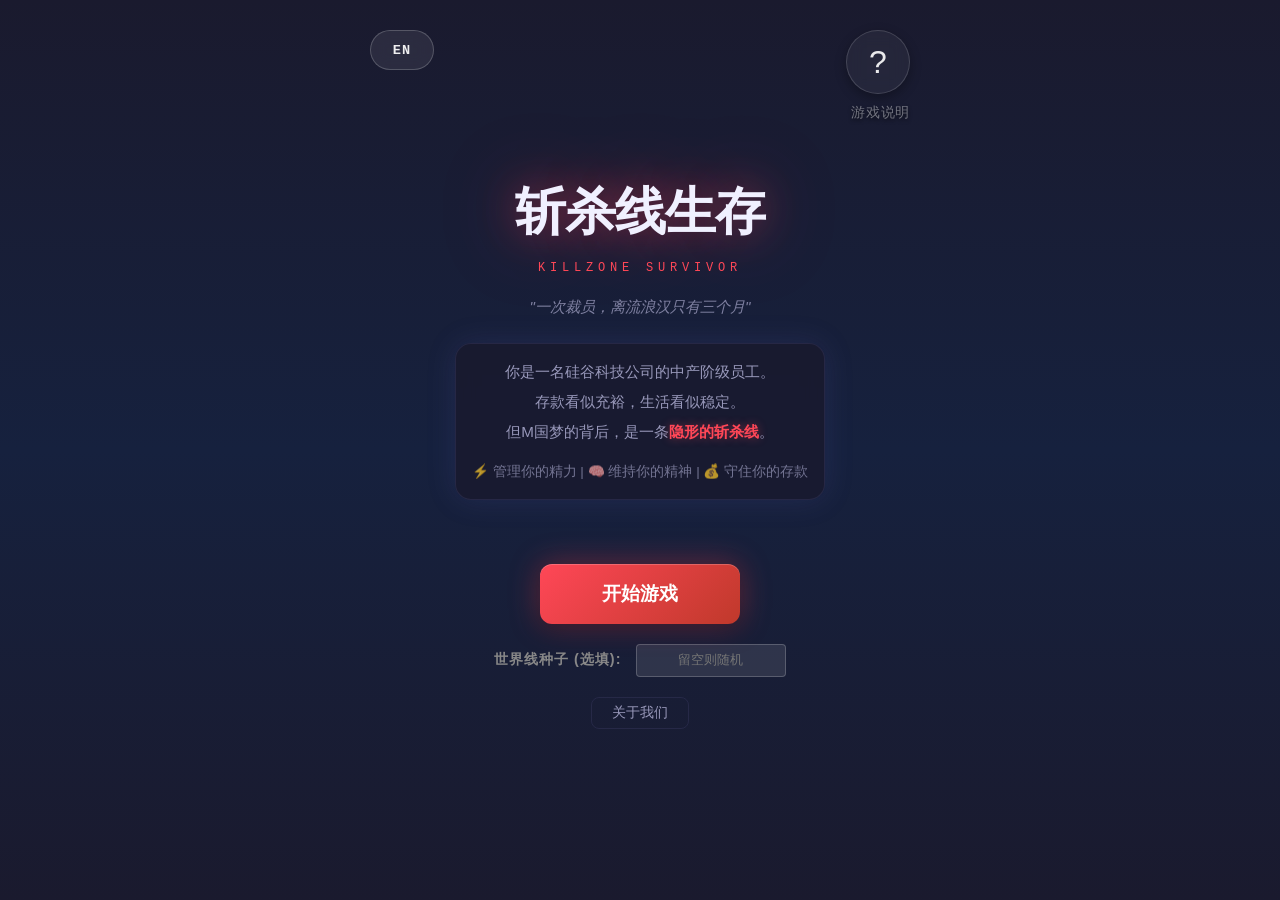
<file: index.html>
<!DOCTYPE html>
<html lang="zh-CN">

<head>
    <meta charset="UTF-8">
    <meta name="viewport" content="width=device-width, initial-scale=1.0, maximum-scale=1.0, user-scalable=no">
    <meta name="description" content="M国斩杀线生存 - 一款讽刺中产阶级财务脆弱性的文字冒险游戏">
    <meta name="color-scheme" content="dark">
    <meta name="theme-color" content="#0a0a0f">
    <title>斩杀线生存 | Killzone Survivor</title>
    <!-- Fonts: Using System Fonts for Offline Performance -->
    <!-- Main Style Index -->
    <link rel="stylesheet" href="css/style.css?v=2.43">

    <!-- Mobile Debugging: Show errors on screen -->
    <script>
        window.onerror = function (msg, url, line, col, error) {
            var extra = !col ? '' : '\ncolumn: ' + col;
            extra += !error ? '' : '\nerror: ' + error;
            var errorMsg = "Error: " + msg + "\nurl: " + url + "\nline: " + line + extra;

            // Only create error div if it doesn't exist to avoid spam
            if (!document.getElementById('errDiv')) {
                var errDiv = document.createElement('div');
                errDiv.id = 'errDiv';
                errDiv.style.position = 'fixed';
                errDiv.style.top = '0';
                errDiv.style.left = '0';
                errDiv.style.width = '100%';
                errDiv.style.backgroundColor = 'rgba(255,0,0,0.95)';
                errDiv.style.color = 'white';
                errDiv.style.padding = '10px';
                errDiv.style.zIndex = '999999';
                errDiv.style.fontFamily = 'monospace';
                errDiv.style.whiteSpace = 'pre-wrap';
                errDiv.style.fontSize = '12px';
                errDiv.style.pointerEvents = 'none';
                errDiv.innerText = errorMsg;
                document.body.appendChild(errDiv);
            } else {
                document.getElementById('errDiv').innerText += "\n\n" + errorMsg;
            }
            return false;
        };
        console.log("Debug mode: Error handler initialized");
    </script>
</head>

<body>
    <!-- SECTION: Background -->
    <div id="game-background" class="morning"></div>

    <!-- SECTION: Main Container -->
    <div id="game-container">

        <!-- SECTION: HELP & MODALS -->
        <!-- SECTION: HELP & MODALS -->
        <!-- Wrapped in container for positioning and label -->
        <div class="help-container">
            <button id="help-button" class="help-button" aria-label="游戏说明">?</button>
            <span class="help-label" data-i18n="ui_static.start.help_label">游戏说明</span>
        </div>

        <div class="lang-switch-container">
            <button id="language-switch" class="lang-switch-btn" type="button" aria-label="Switch language">EN</button>
        </div>

        <!-- SECTION: MANUAL SCREEN -->
        <div id="manual-screen" class="screen">
            <div class="manual-container glass-panel">
                <div class="manual-header">
                    <h2 class="manual-title" id="manual-title">📖 生存指南</h2>
                    <button class="manual-close-btn" id="manual-close-header">×</button>
                </div>
                <div class="manual-content" id="manual-content">
                    <!-- JS动态渲染内容 -->
                </div>
                <div class="manual-footer">
                    <button class="primary-button manual-back-btn" id="manual-back-btn">返回标题</button>
                </div>
            </div>
        </div>

        <div id="load-modal" class="modal-overlay hidden">
            <div class="modal-content glass-panel">
                <button id="close-load-modal" class="close-button">×</button>
                <h2 class="modal-title">📂 选择存档</h2>
                <div class="save-modal-slots" id="load-modal-slots">
                    <!-- JS Dynamic Content -->
                </div>
            </div>
        </div>

        <div id="modal-artifact-selection" class="modal-overlay hidden">
            <div class="modal-content glass-panel" style="max-width: 900px;">
                <h2 class="modal-title" data-i18n="ui_static.modals.artifact_select_title">📦 选择你的初始神器</h2>
                <p class="modal-subtitle"
                    style="text-align: center; color: var(--color-text-secondary); margin-bottom: 20px;"
                    data-i18n="ui_static.modals.artifact_select_subtitle">
                    这就好比投胎技术活，选一个吧，它将决定你这次人生的画风。
                </p>
                <div id="artifact-cards-container" class="artifact-cards-container">
                    <!-- Dynamic Content -->
                </div>
            </div>
        </div>

        <div id="save-modal" class="modal-overlay hidden">
            <div class="modal-content glass-panel">
                <button id="close-save-modal" class="close-button">×</button>
                <h2 class="modal-title" data-i18n="ui_static.modals.save_game">💾 保存游戏</h2>
                <div class="save-modal-slots" id="save-modal-slots">
                    <!-- JS Dynamic Content -->
                </div>
            </div>
        </div>

        <!-- Custom Confirm Modal (replaces native confirm) -->
        <div id="confirm-modal" class="modal-overlay hidden">
            <div class="modal-content glass-panel confirm-modal-content">
                <h2 class="modal-title" id="confirm-modal-title" data-i18n="ui.confirm.defaultTitle">确认操作</h2>
                <p class="confirm-modal-message" id="confirm-modal-message" data-i18n="ui.confirm.defaultMessage">
                    确定要执行此操作吗？</p>
                <div class="confirm-modal-actions">
                    <button id="confirm-modal-cancel" class="action-btn outline"
                        data-i18n="ui_static.modals.cancel">取消</button>
                    <button id="confirm-modal-ok" class="primary-button"
                        data-i18n="ui_static.modals.confirm">确定</button>
                </div>
            </div>
        </div>

        <div id="trade-modal" class="modal-overlay hidden">
            <div class="modal-content trade-modal-content">
                <div class="modal-header">
                    <h3 id="trade-modal-title" data-i18n="ui_static.trade_modal.buy_title">买入资产</h3>
                    <button id="trade-modal-close" class="close-button">×</button>
                </div>
                <div class="modal-body">
                    <div class="trade-asset-info">
                        <span class="trade-asset-icon" id="trade-asset-icon">🥇</span>
                        <span class="trade-asset-name" id="trade-asset-name">--</span>
                    </div>
                    <div class="trade-price-info">
                        <span class="trade-price-label" data-i18n="ui_static.trade_modal.price_label">当前价格:</span>
                        <span class="trade-price-value" id="trade-price-value">$2,000</span>
                    </div>
                    <div class="trade-holding-info">
                        <span class="trade-holding-label" data-i18n="ui_static.trade_modal.holding_label">当前持仓:</span>
                        <span class="trade-holding-value" id="trade-holding-value">0</span>
                    </div>
                    <div class="trade-input-group">
                        <label for="trade-quantity-input" data-i18n="ui_static.trade_modal.quantity_label">交易数量:</label>
                        <div style="display: flex; gap: 8px;">
                            <input type="number" id="trade-quantity-input" min="0" step="0.01" style="flex: 1;"
                                data-i18n="ui_static.trade_modal.quantity_placeholder" placeholder="输入数量">
                            <button id="trade-max-btn" class="action-btn outline"
                                style="width: auto; padding: 4px 12px; font-size: 0.9rem;"
                                data-i18n="ui_static.trade_modal.max_btn">最大</button>
                        </div>
                    </div>
                    <div class="trade-total-info">
                        <span class="trade-total-label" data-i18n="ui_static.trade_modal.total_label">预计金额:</span>
                        <span class="trade-total-value" id="trade-total-value">$0</span>
                    </div>
                    <div class="trade-cash-info">
                        <span class="trade-cash-label" data-i18n="ui_static.trade_modal.cash_label">可用现金:</span>
                        <span class="trade-cash-value" id="trade-cash-value">$15,000</span>
                    </div>
                </div>
                <div class="modal-footer">
                    <button id="trade-confirm-btn" class="primary-button"
                        data-i18n="ui_static.trade_modal.confirm_btn">确认交易</button>
                </div>
            </div>
        </div>

        <div id="bill-detail-modal" class="modal-overlay hidden">
            <div class="modal-content glass-panel">
                <button id="close-bill-detail" class="close-button">×</button>
                <h2 class="modal-title" data-i18n="ui_static.bill_detail.title">🧾 账单详情</h2>
                <div class="bill-detail-list" id="bill-detail-list">
                    <!-- Dynamic Content -->
                </div>
                <div class="bill-total-row">
                    <span data-i18n="ui_static.bill_detail.total_label">总计:</span>
                    <span id="bill-detail-total">...</span>
                </div>
            </div>
        </div>

        <div id="finance-detail-modal" class="modal-overlay hidden">
            <div class="modal-content glass-panel finance-detail-modal">
                <button id="close-finance-detail" class="close-button">×</button>
                <h2 class="modal-title" data-i18n="ui_static.finance_detail.title">💼 财务详情</h2>
                <div class="modal-body finance-detail-body">
                    <div class="finance-detail-section" id="finance-detail-section-cash">
                        <div class="finance-detail-section-title" data-i18n="ui_static.finance_detail.cash_title">现金资产
                        </div>
                        <div class="finance-detail-row">
                            <span class="finance-detail-label" data-i18n="ui_static.assets_page.cash_label">现金</span>
                            <span id="finance-detail-cash" class="finance-detail-value positive">...</span>
                        </div>
                        <div class="finance-detail-row">
                            <span class="finance-detail-label"
                                data-i18n="ui_static.assets_page.portfolio_label">投资总值</span>
                            <span id="finance-detail-investments" class="finance-detail-value">...</span>
                        </div>
                        <div class="finance-detail-list" id="finance-detail-investment-list"></div>
                    </div>

                    <div class="finance-detail-section" id="finance-detail-section-debt">
                        <div class="finance-detail-section-title" data-i18n="finance.totalDebt">总债务</div>
                        <div id="finance-detail-debt-total" class="finance-detail-debt-total">...</div>
                        <div class="finance-detail-list" id="finance-detail-debt-list"></div>
                    </div>

                    <div class="finance-detail-section" id="finance-detail-section-repay">
                        <div class="finance-detail-section-title">
                            <span data-i18n="finance.repay">偿还</span>
                            <span class="finance-detail-title-tip" data-i18n="finance.manualRepayTip">(你可以随时手动还款)</span>
                        </div>
                        <div class="finance-detail-repay-container">
                            <div class="finance-repay-row">
                                <input type="number" id="finance-detail-repay-input" min="0" step="1"
                                    data-i18n="ui_static.finance_detail.repay_placeholder" placeholder="输入偿还金额">
                                <button id="finance-detail-max-btn" class="action-btn outline" style="width: auto;"
                                    data-i18n="finance.max">Max</button>
                            </div>
                            <button id="finance-detail-repay-btn" class="primary-button"
                                style="width: 100%; margin-top: 8px;" data-i18n="finance.repay">偿还</button>
                        </div>
                    </div>

                    <div class="finance-detail-section" id="finance-detail-section-auto-repay">
                        <div class="finance-detail-section-title" data-i18n="finance.autoRepay.title">自动还款设置</div>
                        <p class="finance-detail-tip" data-i18n="finance.autoRepay.tips">
                            系统将在每日结束时，利用闲置资金自动偿还债务，优先处理高息债务。
                        </p>
                        <label class="finance-detail-checkbox-row" for="auto-repay-enabled">
                            <input type="checkbox" id="auto-repay-enabled">
                            <span data-i18n="finance.autoRepay.enable">启用每日自动还债</span>
                        </label>
                        <div class="finance-detail-row">
                            <span class="finance-detail-label" data-i18n="finance.autoRepay.keepCash">保留现金
                                (不用于还债)</span>
                            <input type="number" id="auto-repay-keep-cash" min="0" step="100"
                                class="finance-detail-inline-input">
                        </div>
                        <div class="finance-detail-row">
                            <span class="finance-detail-label" data-i18n="finance.autoRepay.maxDaily">每日最大还款额
                                (0为不限)</span>
                            <input type="number" id="auto-repay-max-daily" min="0" step="100"
                                class="finance-detail-inline-input">
                        </div>
                    </div>
                </div>
            </div>
        </div>

        <!-- Stat Detail Modal -->
        <div id="stat-detail-modal" class="modal-overlay hidden">
            <div class="modal-content glass-panel stat-detail-modal">
                <button id="close-stat-detail" class="close-button">×</button>
                <h2 class="modal-title" id="stat-detail-title">📊 属性详情</h2>
                <div class="modal-body stat-detail-body">
                    <div class="stat-detail-icon" id="stat-detail-icon">⚡</div>
                    <div class="stat-detail-name" id="stat-detail-name">精力</div>
                    <div class="stat-detail-description" id="stat-detail-description"></div>

                    <div class="stat-detail-section">
                        <div class="stat-detail-section-title" data-i18n="ui_static.stat_detail.effect_title">📈 属性作用
                        </div>
                        <div class="stat-detail-effects" id="stat-detail-effects"></div>
                    </div>

                    <div class="stat-detail-section">
                        <div class="stat-detail-section-title" data-i18n="ui_static.stat_detail.impact_title">⚠️ 影响因素
                        </div>
                        <div class="stat-detail-impacts" id="stat-detail-impacts"></div>
                    </div>

                    <div class="stat-detail-current">
                        <span data-i18n="ui_static.stat_detail.current_value">当前值:</span>
                        <span id="stat-detail-value">100/100</span>
                    </div>
                </div>
            </div>
        </div>

        <div id="news-detail-modal" class="modal-overlay hidden">
            <div class="modal-content glass-panel" style="max-width: 500px;">
                <button id="close-news-detail" class="close-button">×</button>
                <h2 class="modal-title" data-i18n="ui_static.modals.news_detail">📰 市场情报</h2>
                <div class="modal-body" id="news-detail-body" style="padding: 10px; line-height: 1.6;">
                    <!-- Dynamic Content -->
                </div>
            </div>
        </div>

        <!-- Message History Modal -->
        <div id="modal-message-history" class="modal-overlay hidden">
            <div class="modal-content glass-panel" style="max-width: 600px;">
                <button id="close-message-history" class="close-button">×</button>
                <h2 class="modal-title" data-i18n="ui_static.modals.message_history">📜 历史消息</h2>
                <div class="message-history-list" id="message-history-list">
                    <!-- Dynamic Content -->
                </div>
            </div>
        </div>

        <!-- About Us Modal -->
        <div id="about-us-modal" class="modal-overlay hidden">
            <div class="modal-content glass-panel" style="max-width: 450px; text-align: center;">
                <button id="close-about-us" class="close-button">×</button>
                <h2 class="modal-title" data-i18n="ui_static.modals.about_us_title">关于我们</h2>
                <div class="modal-body" style="padding: 20px; line-height: 1.6; font-size: 0.95em;">
                    <p data-i18n="ui_static.modals.about_us_desc1"
                        style="margin-bottom: 12px; text-align: left; text-indent: 2em;">
                        你好，我是一名前大厂游戏开发员工。在互联网狂飙多年后，我深刻体会到了这个行业的魅力与残酷。在这个充满梦想与高薪神话的行业里，有时候依然难以抵挡一纸裁员通知，那条隐形的“斩杀线”随时可能落下。
                    </p>
                    <p data-i18n="ui_static.modals.about_us_desc2"
                        style="margin-bottom: 16px; text-align: left; text-indent: 2em;">
                        目前我正在探索 Vibe Coding 的可能性，《斩杀线生存》正是我的一次尝试，希望能让你感受到生存的困境与黑色幽默。如果有任何问题或建议，欢迎联系我探讨！</p>
                    <p style="font-weight: bold; border-top: 1px solid rgba(255,255,255,0.1); padding-top: 12px;"
                        data-i18n="ui_static.modals.contact_info">联系方式：killzone-survivor@foxmail.com</p>
                </div>
            </div>
        </div>

        <!-- Floating Message History Button -->
        <button id="btn-message-history" class="hidden" aria-label="查看历史消息">
            📜
        </button>

        <div id="dev-editor-modal" class="modal-overlay hidden">
            <div class="modal-content glass-panel">
                <button id="close-dev-editor" class="close-button">×</button>
                <h2 class="modal-title" data-i18n="ui_static.modals.dev_editor">🔧 修改属性</h2>
                <div class="dev-editor-form modal-body">
                    <div class="form-group">
                        <label data-i18n="ui_static.dev_editor.money">存款 ($)</label>
                        <input type="number" id="dev-input-money" step="100">
                    </div>
                    <div class="form-group">
                        <label data-i18n="ui_static.dev_editor.energy">精力 (0-100)</label>
                        <input type="number" id="dev-input-energy" min="0" max="100">
                    </div>
                    <div class="form-group">
                        <label data-i18n="ui_static.dev_editor.mental">精神 (0-100)</label>
                        <input type="number" id="dev-input-mental" min="0" max="100">
                    </div>
                    <div class="form-group">
                        <label data-i18n="ui_static.dev_editor.health">健康 (0-100)</label>
                        <input type="number" id="dev-input-health" min="0" max="100">
                    </div>
                    <div class="form-group">
                        <label data-i18n="ui_static.dev_editor.social">社交 (0-100)</label>
                        <input type="number" id="dev-input-social" min="0" max="100">
                    </div>
                    <div class="form-group">
                        <label data-i18n="ui_static.dev_editor.efficiency">工作能力 (0-100)</label>
                        <input type="number" id="dev-input-efficiency" min="0" max="100">
                    </div>
                    <div class="form-group">
                        <label data-i18n="ui_static.dev_editor.ingredients">食材 (个)</label>
                        <input type="number" id="dev-input-ingredients" min="0">
                    </div>
                    <div class="form-group">
                        <label data-i18n="ui_static.dev_editor.job">工作状态</label>
                        <select id="dev-input-job"
                            style="width: 100%; padding: 8px; border-radius: 4px; background: rgba(255, 255, 255, 0.1); color: white; border: 1px solid rgba(255, 255, 255, 0.2);">
                            <option value="fulltime">在职 (Employed)</option>
                            <option value="unemployed">失业 (Unemployed)</option>
                        </select>
                    </div>
                    <div class="form-group" style="flex-direction: column; align-items: flex-start;">
                        <label>神器 (Artifacts)</label>
                        <div id="dev-artifact-container"
                            style="display: flex; flex-direction: column; gap: 8px; width: 100%;">
                            <!-- JS will flush selects here -->
                        </div>
                    </div>
                    <div class="form-group checkbox-group" style="flex-direction: row; align-items: center; gap: 10px;">
                        <input type="checkbox" id="dev-input-pip" style="width: auto;">
                        <label for="dev-input-pip" style="margin-bottom: 0;">PIP状态 (PIP Active)</label>
                    </div>
                    <button id="dev-save-btn" class="primary-button" style="margin-top: 16px;"
                        data-i18n="ui_static.dev_editor.save_btn">保存修改</button>
                </div>
            </div>
        </div>



        <!-- SECTION: START SCREEN -->
        <div id="start-screen" class="screen active">
            <div class="title-area">
                <h1 class="title" data-i18n="ui_static.start.title">斩杀线生存</h1>
                <p class="subtitle" data-i18n="ui_static.start.subtitle">KILLZONE SURVIVOR</p>
                <p class="tagline" data-i18n="ui_static.start.tagline">"一次裁员，离流浪汉只有三个月"</p>
            </div>

            <div class="start-info">
                <p data-i18n="ui_static.start.intro_1">你是一名硅谷科技公司的中产阶级员工。</p>
                <p data-i18n="ui_static.start.intro_2">存款看似充裕，生活看似稳定。</p>
                <p data-i18n="ui_static.start.intro_3">但M国梦的背后，是一条<span class="danger">隐形的斩杀线</span>。</p>
                <p style="margin-top: 16px; font-size: 0.85rem; opacity: 0.7;">
                    <span data-i18n="ui_static.start.intro_footer">⚡ 管理你的精力 | 🧠 维持你的精神 | 💰 守住你的存款</span>
                </p>
            </div>

            <button id="start-button" class="primary-button start-btn-lg" data-i18n="ui_static.start.start_btn">
                开始游戏
            </button>
            <div class="seed-input-container seed-group">
                <label for="seed-input" class="seed-label" data-i18n="ui_static.start.seed_label">世界线种子
                    (选填):</label>
                <input type="text" id="seed-input" class="seed-input" data-i18n="ui_static.start.seed_placeholder"
                    placeholder="留空则随机">
            </div>

            <button id="about-us-btn" class="action-btn outline"
                style="margin: 20px auto 0; font-size: 0.85em; padding: 6px 20px; width: auto; max-width: 200px; display: block;"
                data-i18n="ui_static.start.about_us">
                关于我们
            </button>


        </div>

        <!-- SECTION: GAME SCREEN -->
        <div id="game-screen" class="screen">
            <!-- Header Container -->
            <div id="ui-header-container">
                <!-- Time Display -->
                <div id="time-display">
                    <div class="time-info">
                        <span id="day-count">第 1 天</span>
                        <span id="time-period">
                            <span class="time-icon" id="time-icon">☀️</span>
                            <span id="period-name">白天</span>
                        </span>
                    </div>

                    <!-- News Ticker (V2.XX) -->
                    <div id="news-ticker-container" class="clickable hidden">
                        <div id="news-ticker-content"></div>
                    </div>

                    <div class="period-indicator">
                        <div class="period-dot day active" id="dot-day"></div>
                        <div class="period-dot night" id="dot-night"></div>
                    </div>
                </div>

                <!-- Dashboard Layout -->
                <div id="dashboard-container">
                    <!-- Left Column: Status Bars -->
                    <div id="dashboard-stats">
                        <!-- Energy -->
                        <div class="status-item status-item-full clickable" data-stat="energy">
                            <span class="status-icon">⚡</span>
                            <div class="status-text-row">
                                <span class="status-label" data-i18n="ui_static.game_header.energy">精力</span>
                                <span class="status-value-text" id="energy-val">100/100</span>
                            </div>
                            <div class="progress-container">
                                <div class="progress-bar">
                                    <div class="progress-fill energy-bar" id="energy-bar" style="width: 100%"></div>
                                </div>
                            </div>
                        </div>
                        <!-- Mental -->
                        <div class="status-item status-item-full clickable" data-stat="mental">
                            <span class="status-icon">🧠</span>
                            <div class="status-text-row">
                                <span class="status-label" data-i18n="ui_static.game_header.mental">精神</span>
                                <span class="status-value-text" id="mental-val">100/100</span>
                            </div>
                            <div class="progress-container">
                                <div class="progress-bar">
                                    <div class="progress-fill mental-bar" id="mental-bar" style="width: 100%"></div>
                                </div>
                            </div>
                        </div>
                        <!-- Health -->
                        <div class="status-item status-item-full clickable" data-stat="health">
                            <span class="status-icon">❤️</span>
                            <div class="status-text-row">
                                <span class="status-label" data-i18n="ui_static.game_header.health">健康</span>
                                <span class="status-value-text" id="health-val">100/100</span>
                            </div>
                            <div class="progress-container">
                                <div class="progress-bar">
                                    <div class="progress-fill health-bar" id="health-bar" style="width: 100%"></div>
                                </div>
                            </div>
                        </div>
                        <!-- Social -->
                        <div class="status-item status-item-full clickable" data-stat="social">
                            <span class="status-icon">🤝</span>
                            <div class="status-text-row">
                                <span class="status-label" data-i18n="ui_static.game_header.social">社交</span>
                                <span class="status-value-text" id="social-val">50/100</span>
                            </div>
                            <div class="progress-container">
                                <div class="progress-bar">
                                    <div class="progress-fill social-bar" id="social-bar" style="width: 50%"></div>
                                </div>
                            </div>
                        </div>
                        <!-- Work Efficiency -->
                        <div class="status-item status-item-full clickable" data-stat="work_efficiency">
                            <span class="status-icon">📈</span>
                            <div class="status-text-row">
                                <span class="status-label" data-i18n="ui_static.game_header.work_efficiency">工作能力</span>
                                <span class="status-value-text" id="work-efficiency-val">100%</span>
                            </div>
                            <div class="progress-container">
                                <div class="progress-bar">
                                    <div class="progress-fill work-efficiency-bar" id="work-efficiency-bar"
                                        style="width: 100%"></div>
                                </div>
                            </div>
                        </div>
                    </div>

                    <!-- Right Column: Info Grid -->
                    <div id="dashboard-info">
                        <!-- Row 1 -->
                        <div class="finance-item compact-stat clickable" id="housing-card-container">
                            <div class="finance-card-header">
                                <span class="status-icon">🏠</span>
                                <span class="status-label" data-i18n="ui_static.game_header.housing">住所</span>
                            </div>
                            <span class="status-value" id="housing-value">公寓</span>
                        </div>
                        <div class="finance-item compact-stat">
                            <div class="finance-card-header">
                                <span class="status-icon">💼</span>
                                <span class="status-label" data-i18n="ui_static.game_header.job">工作</span>
                            </div>
                            <span class="status-value" id="job-value">全职</span>
                        </div>

                        <!-- Row 2 -->
                        <div class="finance-item compact-stat clickable artifact-slot-container"
                            id="artifact-display-container">
                            <div class="finance-card-header">
                                <span class="status-icon">📦</span>
                                <span class="status-label" data-i18n="ui_static.finance.artifact">神器</span>
                            </div>
                            <div class="artifact-slots" id="artifact-slots">
                                <span class="artifact-slot" data-slot="0">?</span>
                                <span class="artifact-slot" data-slot="1">?</span>
                                <span class="artifact-slot" data-slot="2">?</span>
                            </div>
                        </div>
                        <div class="finance-item compact-stat">
                            <div class="finance-card-header">
                                <span class="status-icon">🍱</span>
                                <span class="status-label" data-i18n="ui_static.finance.meal">便当</span>
                            </div>
                            <div style="display: flex; flex-direction: column; align-items: center;">
                                <span class="status-value" id="meal-status">未备</span>
                                <span class="finance-sub-value" id="ingredients-count"
                                    style="font-size: 0.5em; opacity: 0.8; margin-top: 2px;">食材: 0</span>
                            </div>
                        </div>

                        <!-- Row 3 -->
                        <div class="finance-item compact-stat clickable" id="monthly-bill-container">
                            <div class="finance-card-header">
                                <span class="status-icon">📅</span>
                                <span class="status-label" data-i18n="ui_static.finance.monthly_bill">账单</span>
                            </div>
                            <span class="status-value" id="monthly-bill-total">...</span>
                            <span class="finance-sub" id="monthly-bill-sub">...</span>
                        </div>
                        <div class="finance-item compact-stat" id="payday-container">
                            <div class="finance-card-header">
                                <span class="status-icon">💰</span>
                                <span class="status-label" data-i18n="ui_static.finance.income">月薪</span>
                            </div>
                            <span class="status-value positive" id="monthly-income">$8,000</span>
                            <span class="finance-sub" id="payday-countdown">...</span>
                        </div>

                        <!-- Row 4: Money (Full Width) -->
                        <div class="finance-item finance-item-full clickable" id="finance-card-container">
                            <div class="finance-card-header" style="margin-bottom: 0;">
                                <span class="status-icon">💰</span>
                                <span class="status-label" data-i18n="ui_static.game_header.money">存款</span>
                            </div>
                            <div class="finance-value-container">
                                <span class="status-value money" id="money-value">$15,000</span>
                                <span id="investment-value" class="finance-sub-value">...</span>
                                <span class="finance-sub-value debt debt-auto-row">
                                    <button id="debt-auto-repay-btn" class="debt-auto-btn" type="button"
                                        aria-label="自动还款设置">⚙️</button>
                                    <span id="debt-value">...</span>
                                </span>
                            </div>
                        </div>
                    </div>
                </div>

                <!-- Bottom Row: Task Bar -->
                <div id="dashboard-task" class="hidden">
                    <div class="task-bar-content">
                        <div class="task-info-group">
                            <div class="task-header-row" style="display: flex; align-items: baseline; gap: 6px;">
                                <span class="finance-label" data-i18n="ui_static.finance.task">📋 工作任务</span>
                                <div class="hidden" id="layoff-risk-container"
                                    style="display: inline-flex; align-items: baseline; gap: 2px;">
                                    <span class="finance-label danger small-risk" style="font-size: 0.6rem;"
                                        data-i18n="ui_static.finance.layoff_risk">裁员风险:</span>
                                    <span class="finance-value danger small-risk" style="font-size: 0.7rem;"
                                        id="layoff-risk-val">0%</span>
                                </div>
                            </div>
                            <span class="finance-sub layoff-tip-text"
                                data-i18n="ui_static.finance.layoff_tip">(按时完成工作可减少被裁几率)</span>
                        </div>
                        <div class="finance-value-group">
                            <span class="finance-value" id="task-progress">0%</span>
                            <span class="finance-sub" id="task-deadline">...</span>
                        </div>
                    </div>
                    <div class="progress-container task-progress-container">
                        <div class="progress-bar">
                            <div class="progress-fill" id="task-progress-bar" style="width: 0%"></div>
                        </div>
                    </div>
                </div>
                <!-- End Dashboard Layout -->
            </div>

            <!-- Scrollable Main Content -->
            <div id="main-scroll-container">
                <!-- Event Area -->
                <div id="event-area">
                    <div id="event-card" class="event-card">
                        <div class="event-header">
                            <span class="event-type" id="event-type">📋 日常</span>
                            <span class="event-energy-cost" id="event-energy-cost"></span>
                        </div>
                        <h2 class="event-title" id="event-title">新的一天</h2>
                        <p class="event-description" id="event-description">
                            阳光透过百叶窗洒进你的公寓。新的一天开始了，你需要做出选择。
                        </p>

                        <!-- Selectors -->
                        <div id="commute-selector" class="lunch-selector hidden">
                            <div class="lunch-selector-label" data-i18n="ui_static.event.select_commute">🚗 选择通勤方式：
                            </div>
                            <div id="commute-options" class="lunch-options"></div>
                        </div>

                        <div id="lunch-selector" class="lunch-selector hidden">
                            <div class="lunch-selector-label" data-i18n="ui_static.event.select_lunch">🍱 选择今日午餐策略：
                            </div>
                            <div id="lunch-options" class="lunch-options"></div>
                        </div>

                        <div id="daily-action-selector" class="lunch-selector hidden">
                            <div class="lunch-selector-label" data-i18n="ui_static.event.select_daily_action">✨ 顺带做点别的：
                            </div>
                            <div id="daily-action-options" class="lunch-options"></div>
                        </div>

                        <div id="incident-selector" class="lunch-selector hidden">
                            <div class="lunch-selector-label" data-i18n="ui_static.event.select_incident">⚠️ 突发状况：</div>
                            <div id="incident-options" class="lunch-options"></div>
                        </div>

                        <div id="choice-validation-hint" class="choice-validation-hint hidden">
                            <span class="hint-icon">⚠️</span>
                            <span class="hint-text" data-i18n="ui.validation.pleaseComplete">请先完成上方选择</span>
                        </div>

                        <div id="event-choices" class="event-choices">
                            <!-- Dynamic Choices -->
                        </div>

                        <button id="advance-stage-button" class="action-btn" data-i18n="ui_static.event.advance_btn"
                            disabled>
                            开始时间流逝
                        </button>
                    </div>
                </div>

                <!-- Toast Messages -->
                <div id="toast-container"></div>
            </div>
        </div>

        <!-- SECTION: INSURANCE SCREEN -->
        <div id="insurance-screen" class="screen">
            <div class="screen-header">
                <h2 data-i18n="ui_static.insurance_page.title">保险管理中心</h2>
                <div class="money-badge" id="ins-money-display">$15,000</div>
            </div>

            <div class="insurance-scroll-container">
                <div class="insurance-card health-overview">
                    <div class="card-header">
                        <h3 data-i18n="ui_static.insurance_page.health_title">🏥 健康保险</h3>
                        <span class="plan-badge" id="health-plan-badge">雇主险</span>
                    </div>
                    <div class="card-body">
                        <div class="stat-row">
                            <span data-i18n="ui_static.insurance_page.current_plan">当前计划</span>
                            <span class="stat-val" id="health-plan-name">...</span>
                        </div>
                        <div class="stat-row">
                            <span data-i18n="ui_static.insurance_page.monthly_premium">月保费</span>
                            <span class="stat-val" id="health-premium">...</span>
                        </div>

                        <div class="deductible-section">
                            <div class="progress-label">
                                <span data-i18n="ui_static.insurance_page.deductible_label">免赔额
                                    (Deductible)</span>
                                <span id="deductible-progress-text">$0 / $2,000</span>
                            </div>
                            <div class="progress-track">
                                <div class="progress-fill warning" id="deductible-bar" style="width: 0%"></div>
                            </div>
                            <p class="small-hint" data-i18n="ui_static.insurance_page.deductible_hint">
                                未达到免赔额前，需全额自付医疗费。
                            </p>
                        </div>

                        <div id="pending-plan-alert" class="info-box hidden">
                            下月将自动变更为: <span id="pending-plan-name">...</span>
                        </div>

                        <button class="action-btn" id="btn-change-health"
                            data-i18n="ui_static.insurance_page.change_plan_btn">更换计划</button>
                    </div>
                </div>

                <div class="insurance-card other-ins">
                    <h3 data-i18n="ui_static.insurance_page.car_title">🚗 汽车保险</h3>
                    <div class="card-body">
                        <div class="stat-row">
                            <span data-i18n="ui_static.insurance_page.current_plan">当前方案</span>
                            <span class="stat-val" id="car-plan-name">...</span>
                        </div>
                        <div class="stat-row">
                            <span data-i18n="ui_static.insurance_page.monthly_premium">月保费</span>
                            <span class="stat-val" id="car-premium">...</span>
                        </div>
                        <button class="action-btn" id="btn-change-car"
                            data-i18n="ui_static.insurance_page.adjust_plan_btn">调整方案</button>
                    </div>
                </div>

                <div class="insurance-card other-ins">
                    <h3 data-i18n="ui_static.insurance_page.renters_title">🏠 租客保险</h3>
                    <div class="card-body">
                        <div class="stat-row">
                            <span data-i18n="ui_static.insurance_page.status_label">状态</span>
                            <span class="stat-val" id="renters-status">未投保</span>
                        </div>
                        <div class="stat-row">
                            <span data-i18n="ui_static.insurance_page.monthly_premium">月保费</span>
                            <span class="stat-val">$15</span>
                        </div>
                        <button class="action-btn outline" id="btn-toggle-renters"
                            data-i18n="ui_static.insurance_page.buy_ins_btn">购买保险</button>
                    </div>
                </div>

                <div class="spacer-bottom"></div>
            </div>
        </div>

        <!-- SECTION: ASSETS SCREEN -->
        <div id="assets-screen" class="screen">
            <div class="assets-container">
                <h2 class="screen-title" data-i18n="ui_static.assets_page.title">💰 投资管理</h2>

                <div id="news-banner" class="news-banner hidden">
                    <span class="news-icon">📰</span>
                    <span class="news-title" id="news-title"
                        data-i18n="ui_static.assets_page.news_loading">加载中...</span>
                    <span class="news-desc" id="news-desc"></span>
                </div>

                <div class="market-sentiment">
                    <span class="sentiment-label" data-i18n="ui_static.assets_page.sentiment_label">市场情绪:</span>
                    <span class="sentiment-value" id="sentiment-value">中性</span>
                    <div class="sentiment-bar">
                        <div class="sentiment-fill" id="sentiment-fill"></div>
                    </div>
                </div>

                <div class="assets-summary">
                    <div class="summary-item">
                        <span class="summary-label" data-i18n="ui_static.assets_page.cash_label">现金</span>
                        <span class="summary-value" id="assets-cash">$15,000</span>
                    </div>
                    <div class="summary-item">
                        <span class="summary-label" data-i18n="ui_static.assets_page.portfolio_label">投资总值</span>
                        <span class="summary-value" id="assets-portfolio">$0</span>
                    </div>
                    <div class="summary-item total">
                        <span class="summary-label" data-i18n="ui_static.assets_page.total_assets_label">净资产</span>
                        <span class="summary-value" id="assets-total">$15,000</span>
                    </div>
                </div>

                <div class="asset-tabs">
                    <div class="asset-tab active" data-category="watchlist"
                        data-i18n="ui_static.assets_page.tab_watchlist">⭐
                        自选</div>
                    <div class="asset-tab" data-category="commodity" data-i18n="ui_static.assets_page.tab_gold">
                        🥇 黄金</div>
                    <div class="asset-tab" data-category="stock" data-i18n="ui_static.assets_page.tab_stock">📈
                        股票
                    </div>
                    <div class="asset-tab" data-category="crypto" data-i18n="ui_static.assets_page.tab_crypto">₿
                        虚拟币
                    </div>
                </div>

                <div class="asset-cards" id="asset-cards-container">
                    <!-- Dynamic Content -->
                </div>

                <div class="spacer-bottom"></div>
            </div>
        </div>

        <!-- SECTION: STATUS SCREEN -->
        <div id="status-screen" class="screen">
            <div class="status-page-container">
                <h2 class="screen-title" data-i18n="ui_static.status_page.title">📊 个人状态</h2>

                <div class="status-grid">
                    <!-- Save Mgmt -->
                    <div class="status-section save-action-card">
                        <h3 data-i18n="ui_static.status_page.save_mgmt">💾 存档管理</h3>
                        <div class="card-body">
                            <button id="save-game-btn" class="primary-button status-btn-full mb-xs"
                                data-i18n="ui_static.status_page.save_btn">保存游戏</button>
                            <button id="return-to-title-btn" class="action-btn outline status-btn-full mb-xs"
                                data-i18n="ui_static.status_page.return_btn">返回标题</button>
                            <button id="status-about-us-btn" class="action-btn outline status-btn-full"
                                data-i18n="ui_static.start.about_us">关于我们</button>
                        </div>
                    </div>

                    <!-- Bio Stats -->
                    <div class="status-section">
                        <h3 data-i18n="ui_static.status_page.bio_stats">🧬 生理指标</h3>
                        <div class="card-body">
                            <div class="stat-row">
                                <span data-i18n="ui_static.game_header.energy">⚡ 精力</span>
                                <span class="stat-val" id="status-energy-val">100/100</span>
                            </div>
                            <div class="progress-track mb-xs">
                                <div class="progress-fill energy-bar" id="status-energy-bar" style="width: 100%">
                                </div>
                            </div>

                            <div class="stat-row">
                                <span data-i18n="ui_static.game_header.mental">🧠 精神</span>
                                <span class="stat-val" id="status-mental-val">100/100</span>
                            </div>
                            <div class="progress-track mb-xs">
                                <div class="progress-fill mental-bar" id="status-mental-bar" style="width: 100%">
                                </div>
                            </div>

                            <div class="stat-row">
                                <span data-i18n="ui_static.game_header.health">❤️ 健康</span>
                                <span class="stat-val" id="status-health-val">100/100</span>
                            </div>
                            <div class="progress-track mb-xs">
                                <div class="progress-fill health-bar" id="status-health-bar" style="width: 100%">
                                </div>
                            </div>

                            <div class="stat-row">
                                <span data-i18n="ui_static.status_page.work_efficiency">💼 工作效率</span>
                                <span class="stat-val" id="status-work-efficiency-val">--/--</span>
                            </div>
                            <div class="progress-track mb-xs">
                                <div class="progress-fill" id="status-work-efficiency-bar"
                                    style="width: 0%; background: linear-gradient(90deg, #0984e3, #74b9ff);">
                                </div>
                            </div>

                            <div class="stat-row">
                                <span data-i18n="ui_static.status_page.social_val">🤝 社交</span>
                                <span class="stat-val" id="status-social-val">50/100</span>
                            </div>
                            <div class="progress-track">
                                <div class="progress-fill" id="status-social-bar"
                                    style="width: 50%; background: linear-gradient(90deg, #a29bfe, #6c5ce7);">
                                </div>
                            </div>
                        </div>
                    </div>

                    <!-- Career -->
                    <div class="status-section">
                        <h3 data-i18n="ui_static.status_page.career">💼 职业生涯</h3>
                        <div class="card-body">
                            <div class="stat-row">
                                <span data-i18n="ui_static.status_page.job_title">当前职位</span>
                                <span class="stat-val" id="status-job-title">全职打工人</span>
                            </div>
                            <div class="stat-row">
                                <span data-i18n="ui_static.status_page.job_income">月薪收入</span>
                                <span class="stat-val" id="status-job-income">$8,000</span>
                            </div>
                            <div class="stat-row">
                                <span data-i18n="ui_static.status_page.unemployed_days">失业天数</span>
                                <span class="stat-val" id="status-unemployed-days">0天</span>
                            </div>
                            <div class="stat-row hidden">
                                <span data-i18n="ui_static.status_page.pto_days">带薪病假</span>
                                <span class="stat-val" id="status-sick-leave">0天</span>
                            </div>
                        </div>
                    </div>

                    <!-- Housing & Transport -->
                    <div class="status-section">
                        <h3 data-i18n="ui_static.status_page.housing">🏠 居住环境</h3>
                        <div class="card-body">
                            <div class="stat-row">
                                <span data-i18n="ui_static.status_page.housing_type">住所类型</span>
                                <span class="stat-val" id="status-housing-type">公寓</span>
                            </div>
                            <div class="stat-row">
                                <span data-i18n="ui_static.status_page.monthly_rent">每月房租</span>
                                <span class="stat-val" id="status-housing-cost">$3,500</span>
                            </div>
                            <div class="stat-row">
                                <span data-i18n="ui_static.status_page.recovery_effect">恢复效果</span>
                                <span class="stat-val" id="status-housing-effect">正常</span>
                            </div>
                        </div>
                    </div>

                    <!-- Finances -->
                    <div class="status-section">
                        <h3 data-i18n="ui_static.status_page.finance">💰 财务状况</h3>
                        <div class="card-body">
                            <div class="stat-row">
                                <span data-i18n="ui_static.status_page.cash_balance">现金余额</span>
                                <span class="stat-val" id="status-cash">$15,000</span>
                            </div>
                            <div class="stat-row">
                                <span data-i18n="ui_static.status_page.total_debt">负债总额</span>
                                <span class="stat-val danger" id="status-debt">$0</span>
                            </div>
                        </div>
                    </div>

                    <!-- Statistics -->
                    <div class="status-section">
                        <h3 data-i18n="ui_static.status_page.survival">📈 生存统计</h3>
                        <div class="card-body">
                            <div class="stat-row">
                                <span data-i18n="ui_static.status_page.days_survived">存活天数</span>
                                <span class="stat-val" id="status-days-survived">1天</span>
                            </div>
                            <div class="stat-row">
                                <span data-i18n="ui_static.status_page.max_wealth">最高资产</span>
                                <span class="stat-val" id="status-max-wealth">$15,000</span>
                            </div>
                            <div class="stat-row">
                                <span data-i18n="ui_static.status_page.world_seed">世界线种子</span>
                                <div style="display:flex; align-items:center; gap:8px;">
                                    <span class="stat-val" style="font-family:monospace; font-size:0.85em;"
                                        id="status-seed">-</span>
                                    <button id="status-copy-seed" class="action-btn outline"
                                        style="padding:2px 6px; font-size:0.8rem; transform: translateY(-4px);">📋</button>
                                </div>
                            </div>
                        </div>
                    </div>


                </div>
                <div class="spacer-bottom"></div>
            </div>
        </div>

        <!-- SECTION: ENDING SCREEN -->
        <div id="ending-screen" class="screen">
            <div class="ending-content">
                <h1 class="ending-title" id="ending-title" data-i18n="ui_static.ending_screen.title">游戏结束</h1>
                <p class="ending-subtitle" id="ending-subtitle" data-i18n="ui_static.ending_screen.subtitle">
                    你被系统斩杀了
                </p>
                <div class="ending-stats" id="ending-stats">
                    <!-- Stats -->
                </div>
                <p class="ending-message" id="ending-message" data-i18n="ui_static.ending_screen.default_message">
                    在M国，中产阶级与流浪汉之间，只隔着一次裁员、一场大病、或一个意外。
                </p>
                <button id="restart-button" class="primary-button"
                    data-i18n="ui_static.ending_screen.restart_btn">再次挑战</button>
                <button id="continue-button" class="primary-button hidden"
                    data-i18n="ui_static.ending_screen.continue_btn">继续游戏</button>
            </div>
        </div>

        <!-- V2.XX Artifact Detail Modal -->
        <div id="modal-artifact-detail" class="modal-overlay hidden" style="z-index: 2000;">
            <div class="modal-content glass-panel artifact-detail-modal">
                <!-- Close Button -->
                <button id="close-artifact-detail"
                    style="position: absolute; top: 10px; right: 10px; background: none; border: none; font-size: 1.5rem; color: #fff; cursor: pointer;">&times;</button>

                <div class="artifact-detail-header">
                    <div class="artifact-detail-title" id="artifact-detail-title">📦 我的神器</div>
                    <div class="artifact-detail-count" id="artifact-detail-count"></div>
                </div>
                <div id="artifact-detail-list" class="artifact-detail-list"></div>
            </div>
        </div>

        <!-- V2.XX Artifact Selection Modal -->
        <div id="modal-artifact-selection" class="modal-overlay hidden" style="z-index: 2000;">
            <div class="modal-content glass-panel">
                <div class="modal-header">
                    <h3 data-i18n="ui.artifacts.selectionTitle">选择神器</h3>
                </div>
                <div id="artifact-cards-container"></div>
            </div>
        </div>

        <!-- SECTION: BOTTOM NAV -->
        <div id="tab-bar" class="hidden">
            <div class="tab-item active" data-tab="home">
                <span class="tab-icon">🏠</span>
                <span class="tab-label" data-i18n="ui_static.tabs.home">生存</span>
            </div>
            <div class="tab-item" data-tab="assets">
                <span class="tab-icon">💰</span>
                <span class="tab-label" data-i18n="ui_static.tabs.assets">投资</span>
            </div>
            <div class="tab-item" data-tab="insurance">
                <span class="tab-icon">🛡️</span>
                <span class="tab-label" data-i18n="ui_static.tabs.insurance">保险</span>
            </div>
            <div class="tab-item" data-tab="status">
                <span class="tab-icon">📊</span>
                <span class="tab-label" data-i18n="ui_static.tabs.status">状态</span>
            </div>
        </div>

    </div>

    <!-- Scripts -->
    <script type="module" src="js/main.js?v=2.43"></script>
</body>

</html>
</file>
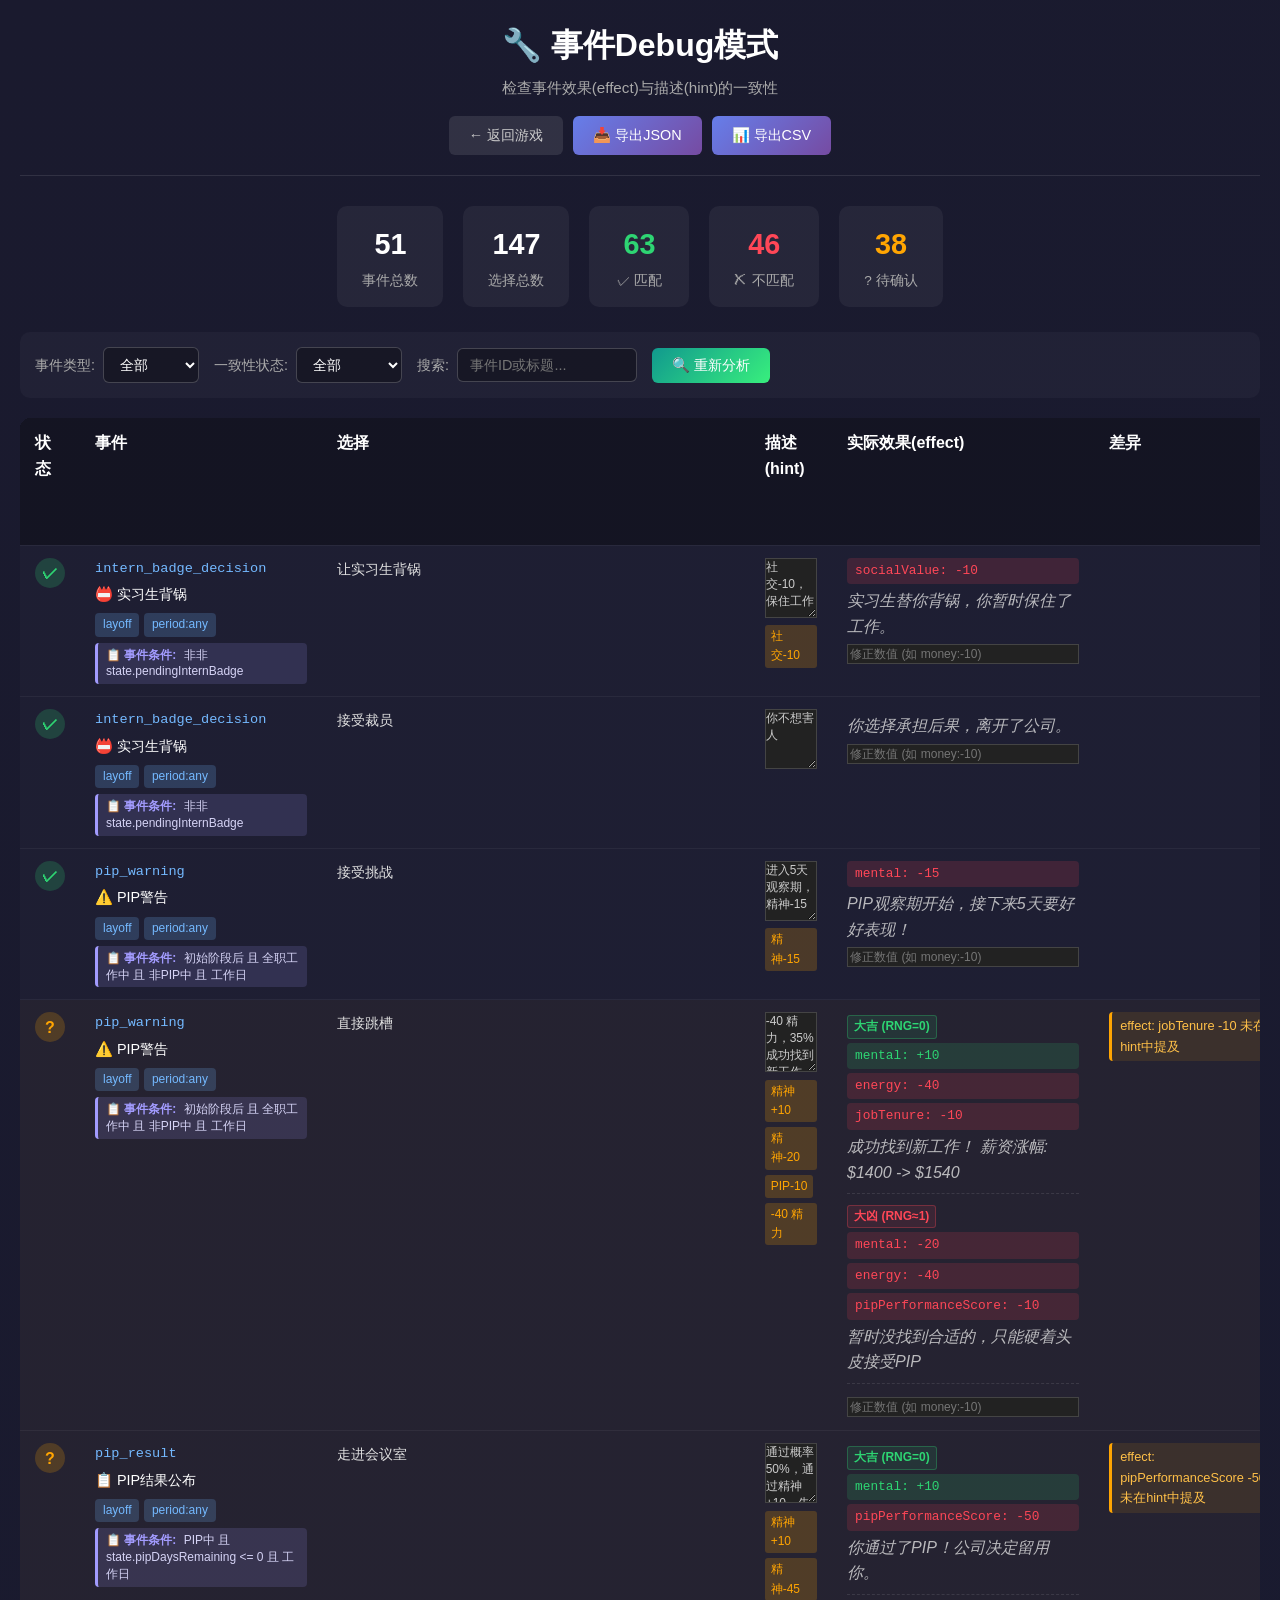
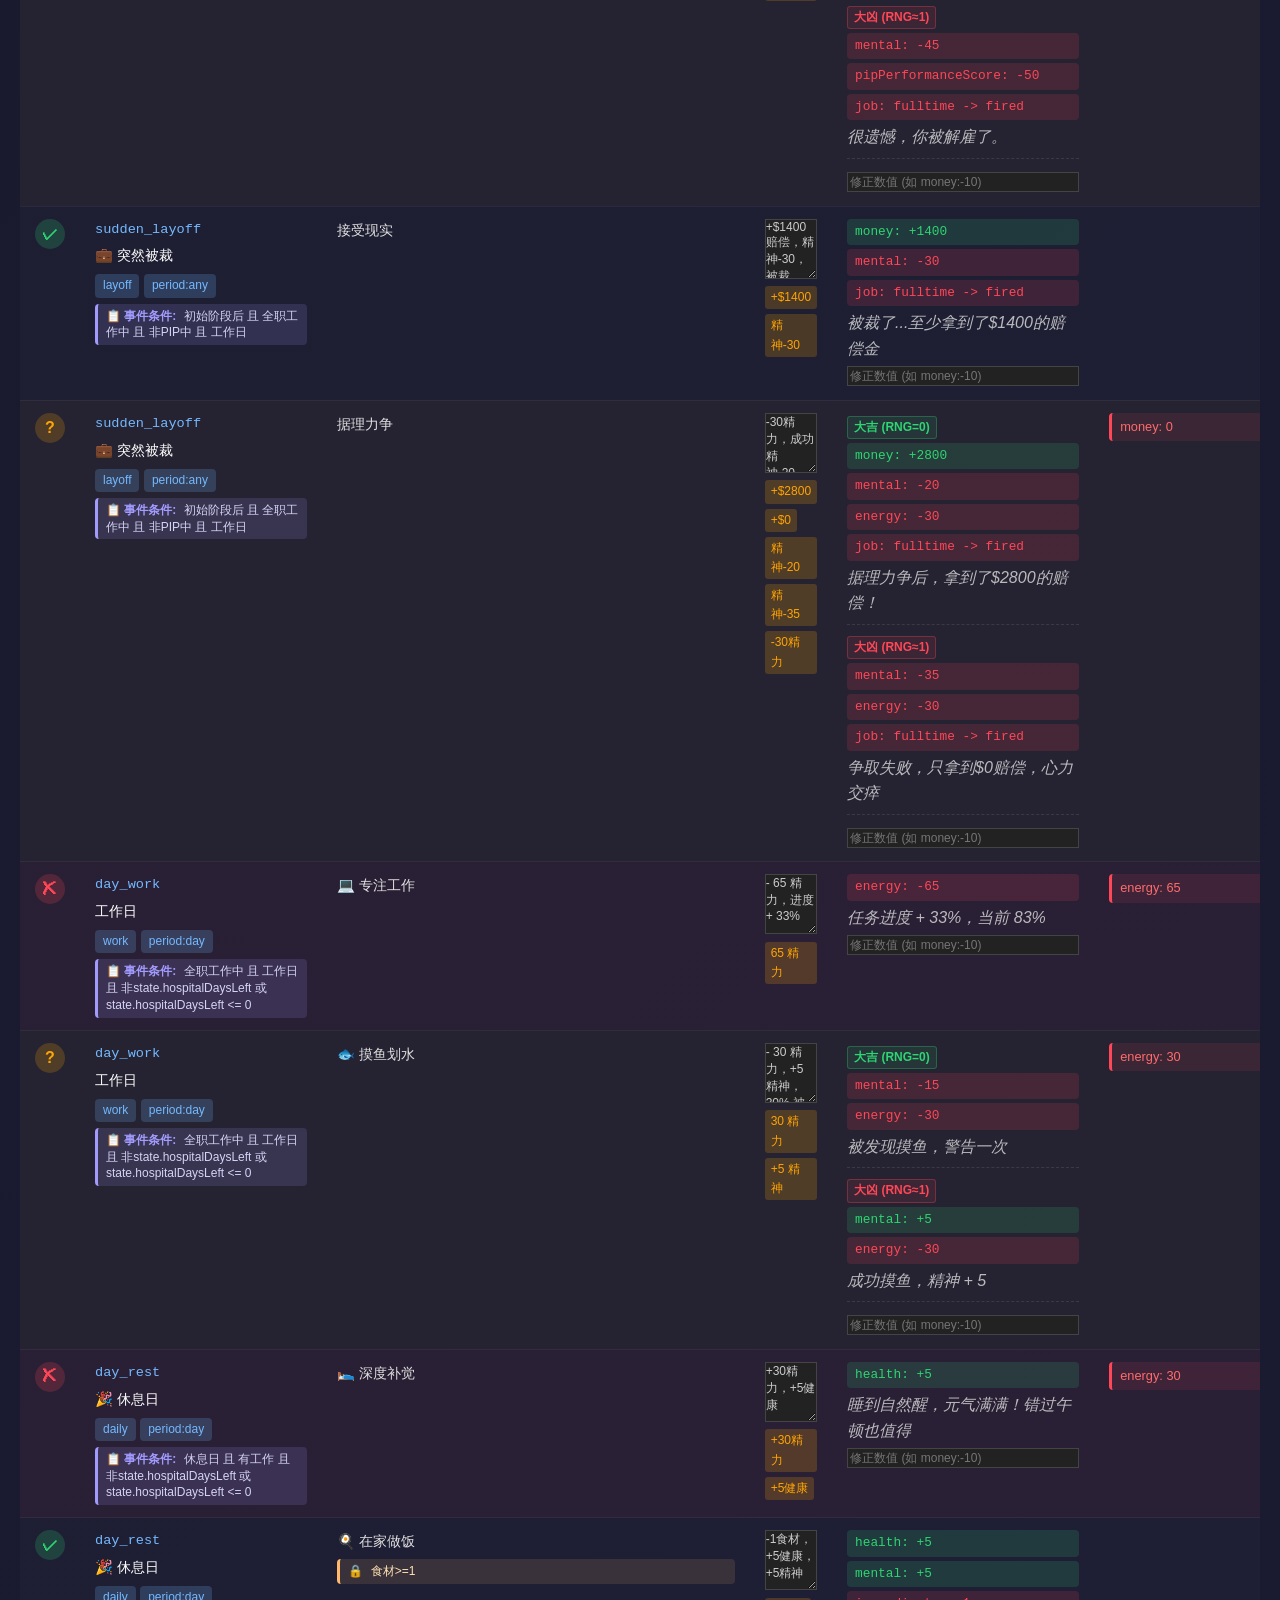
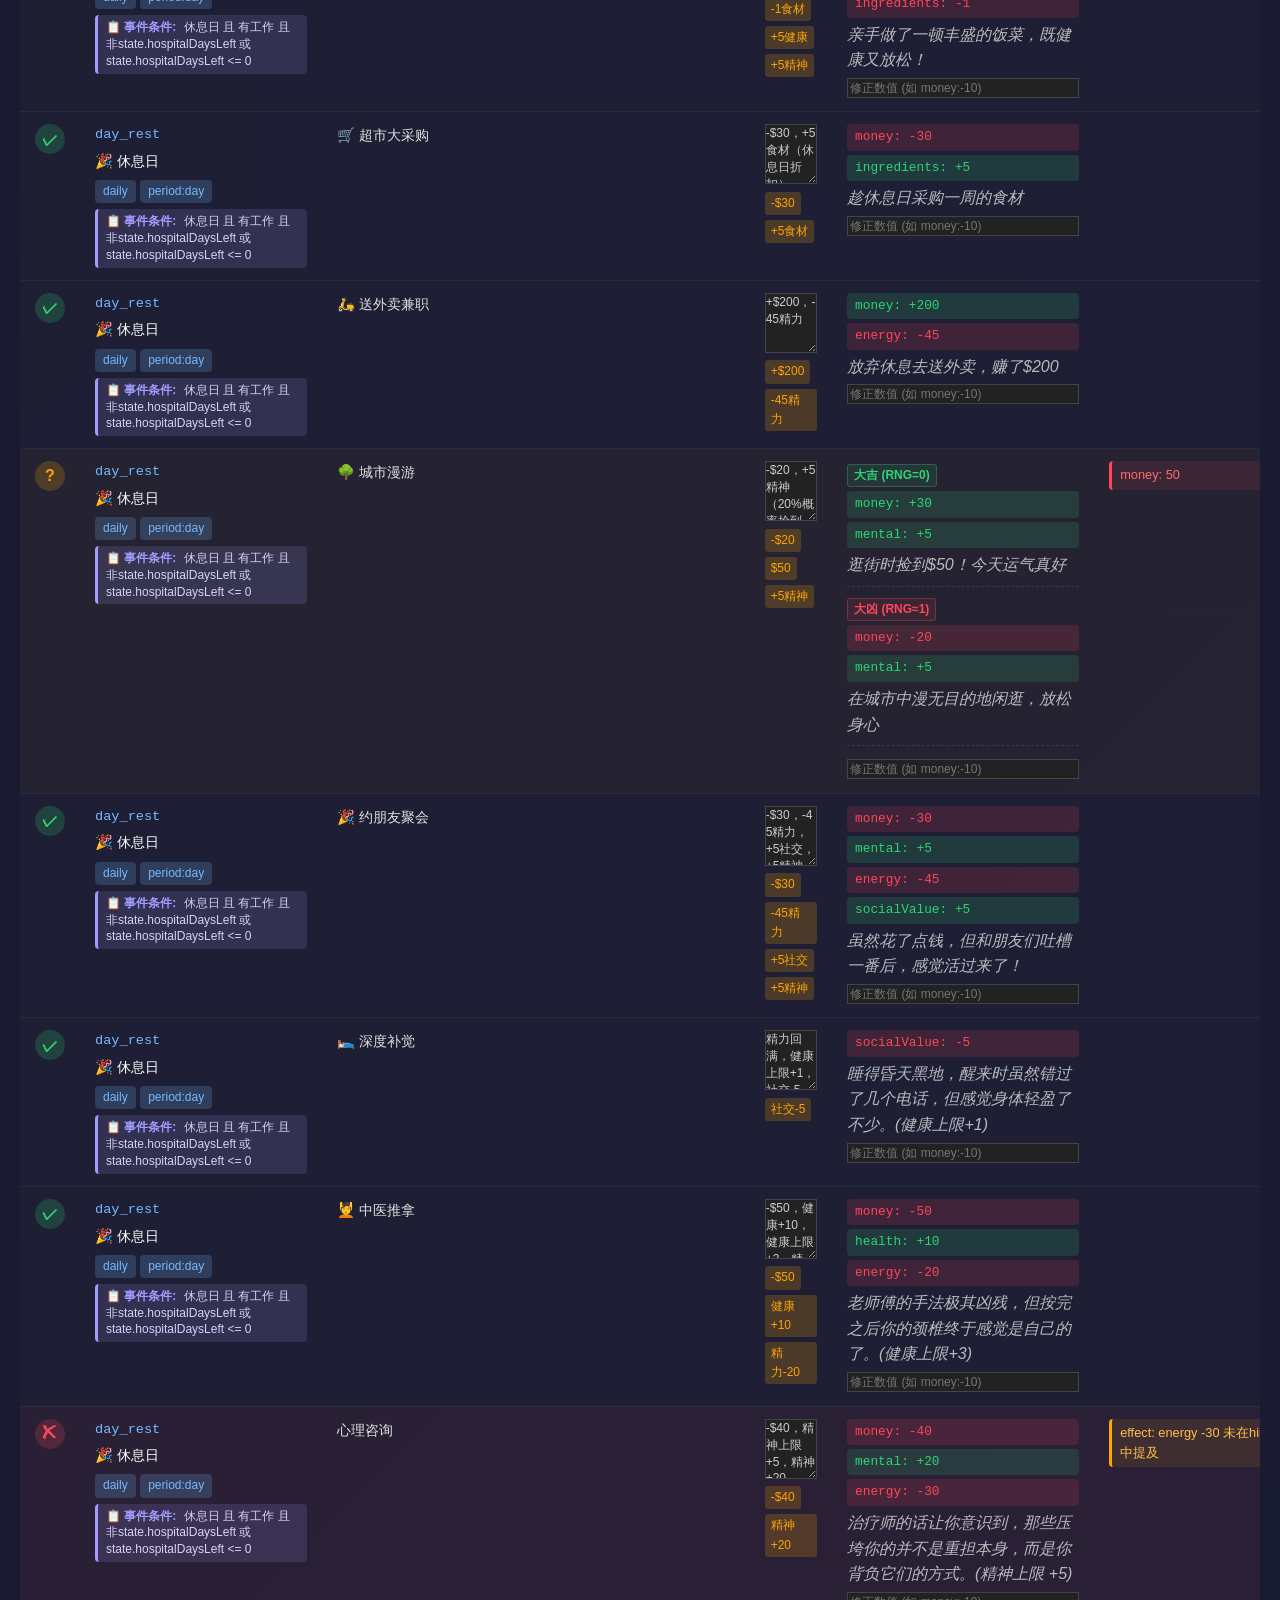
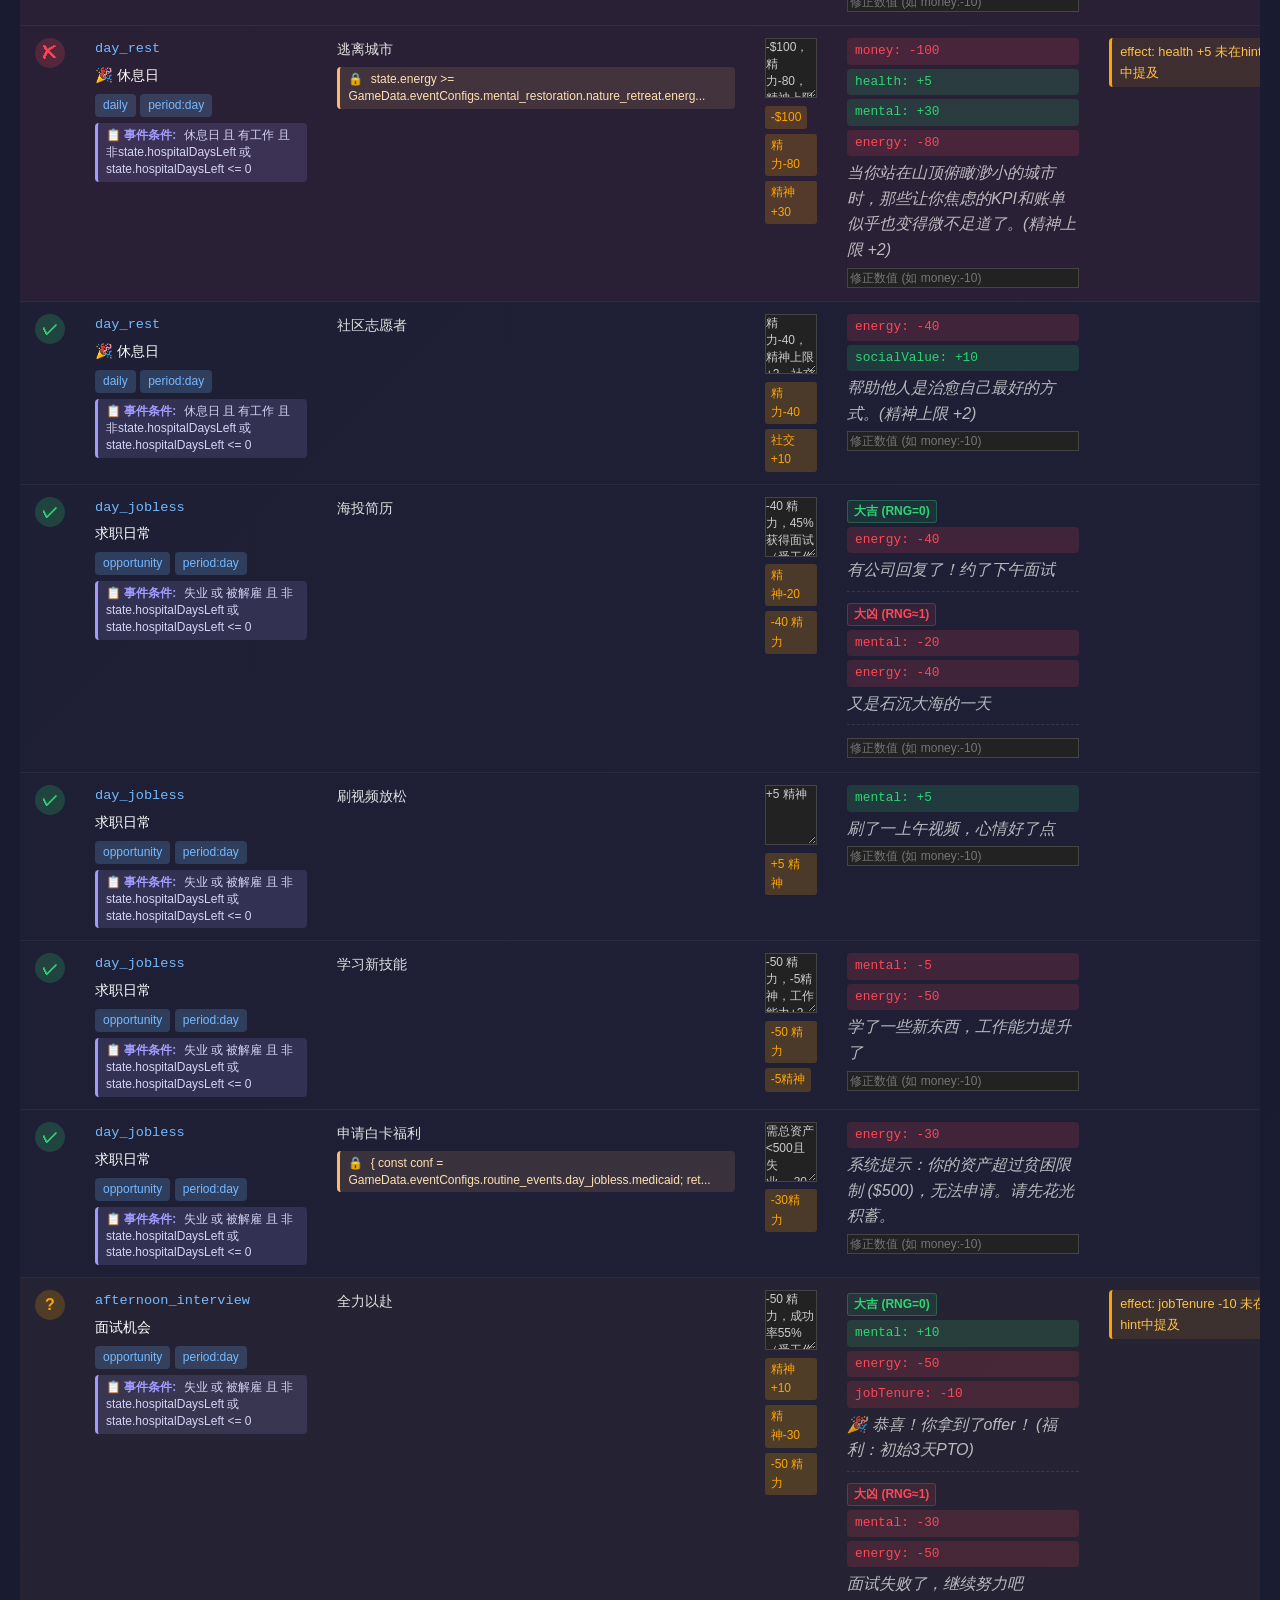
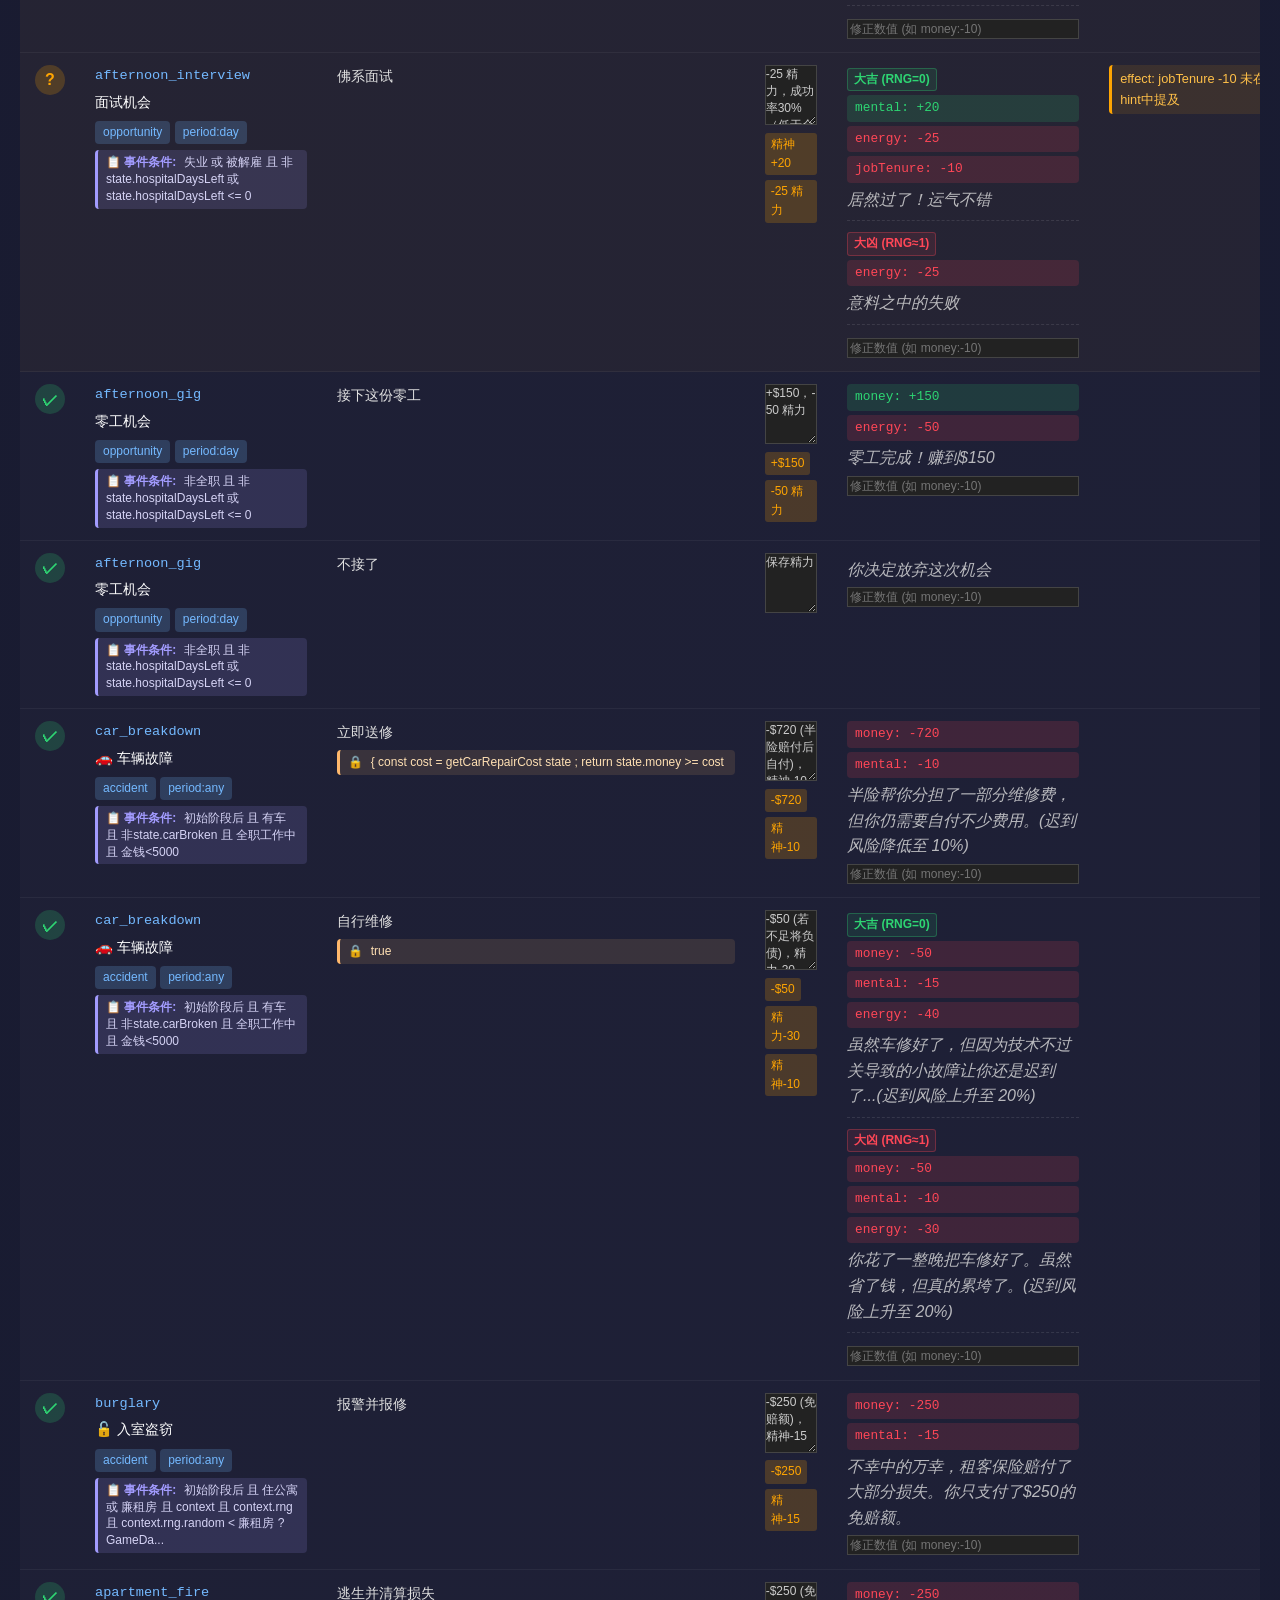
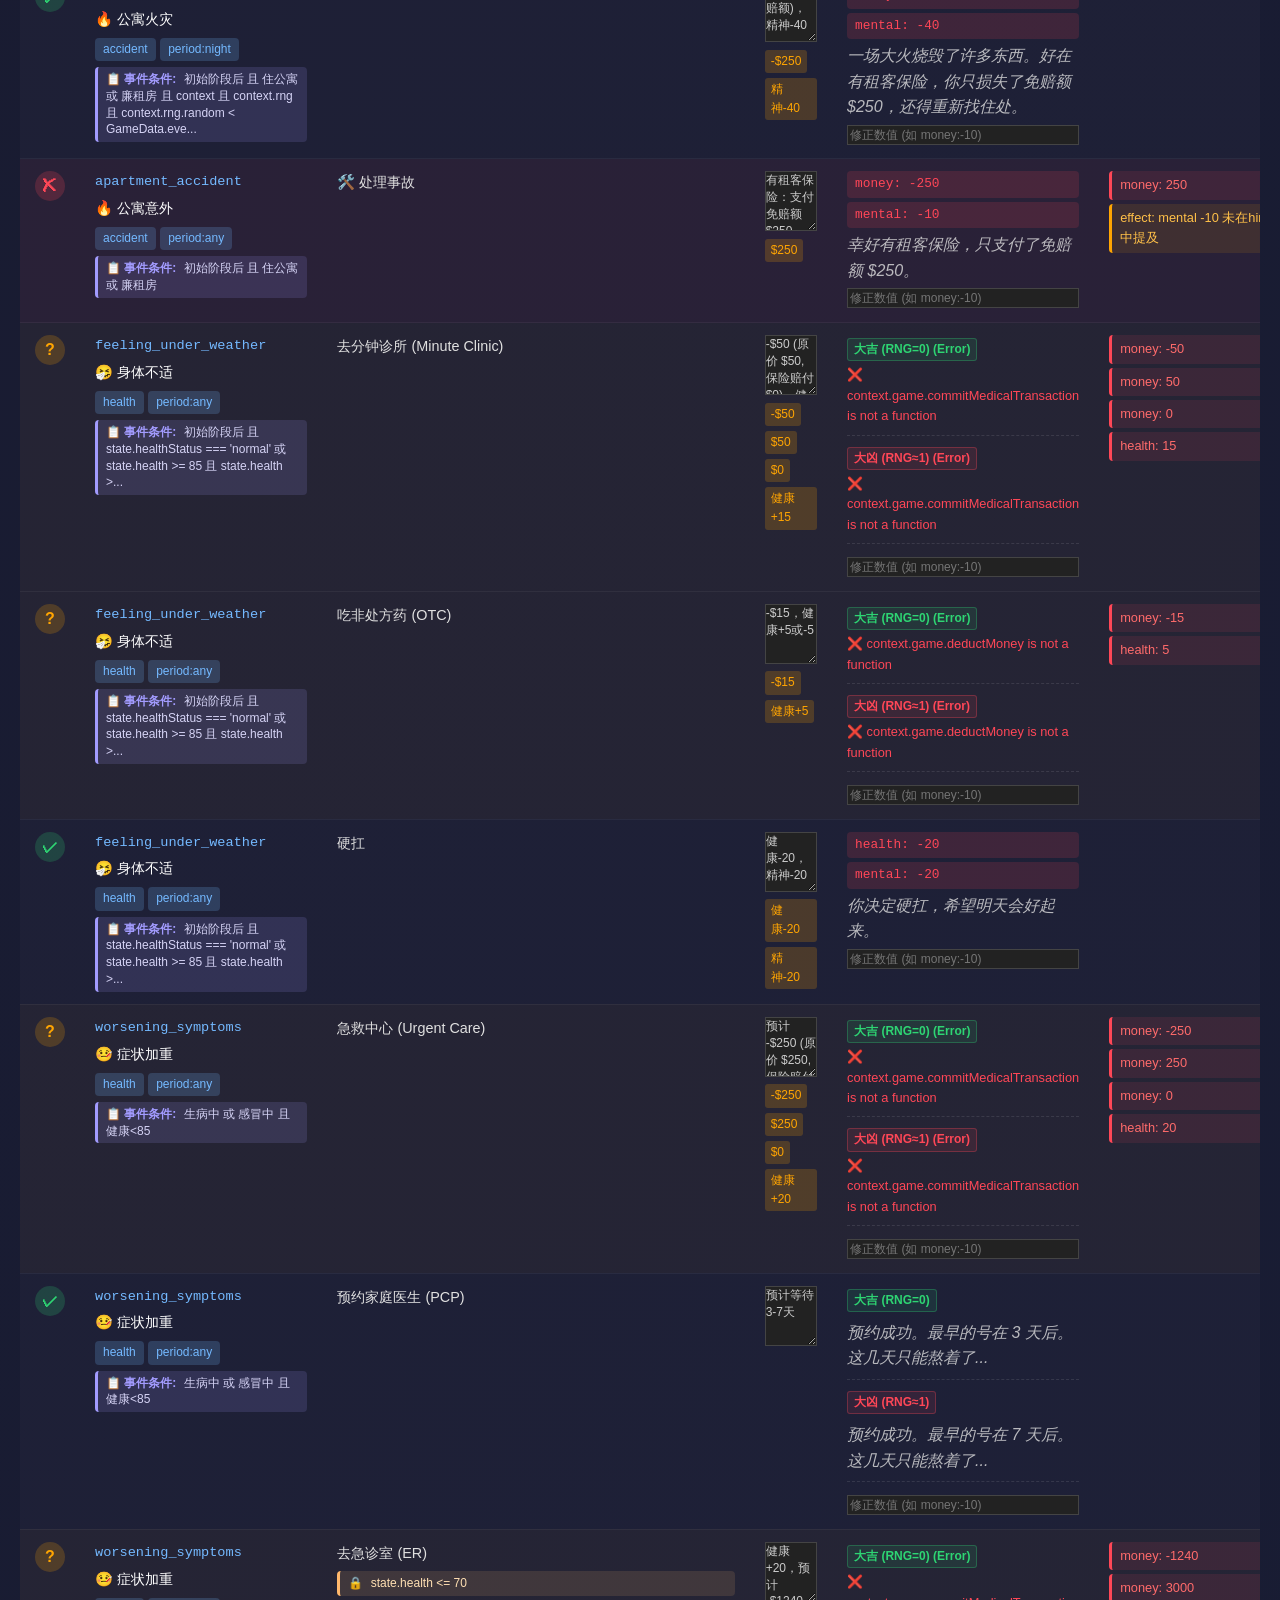
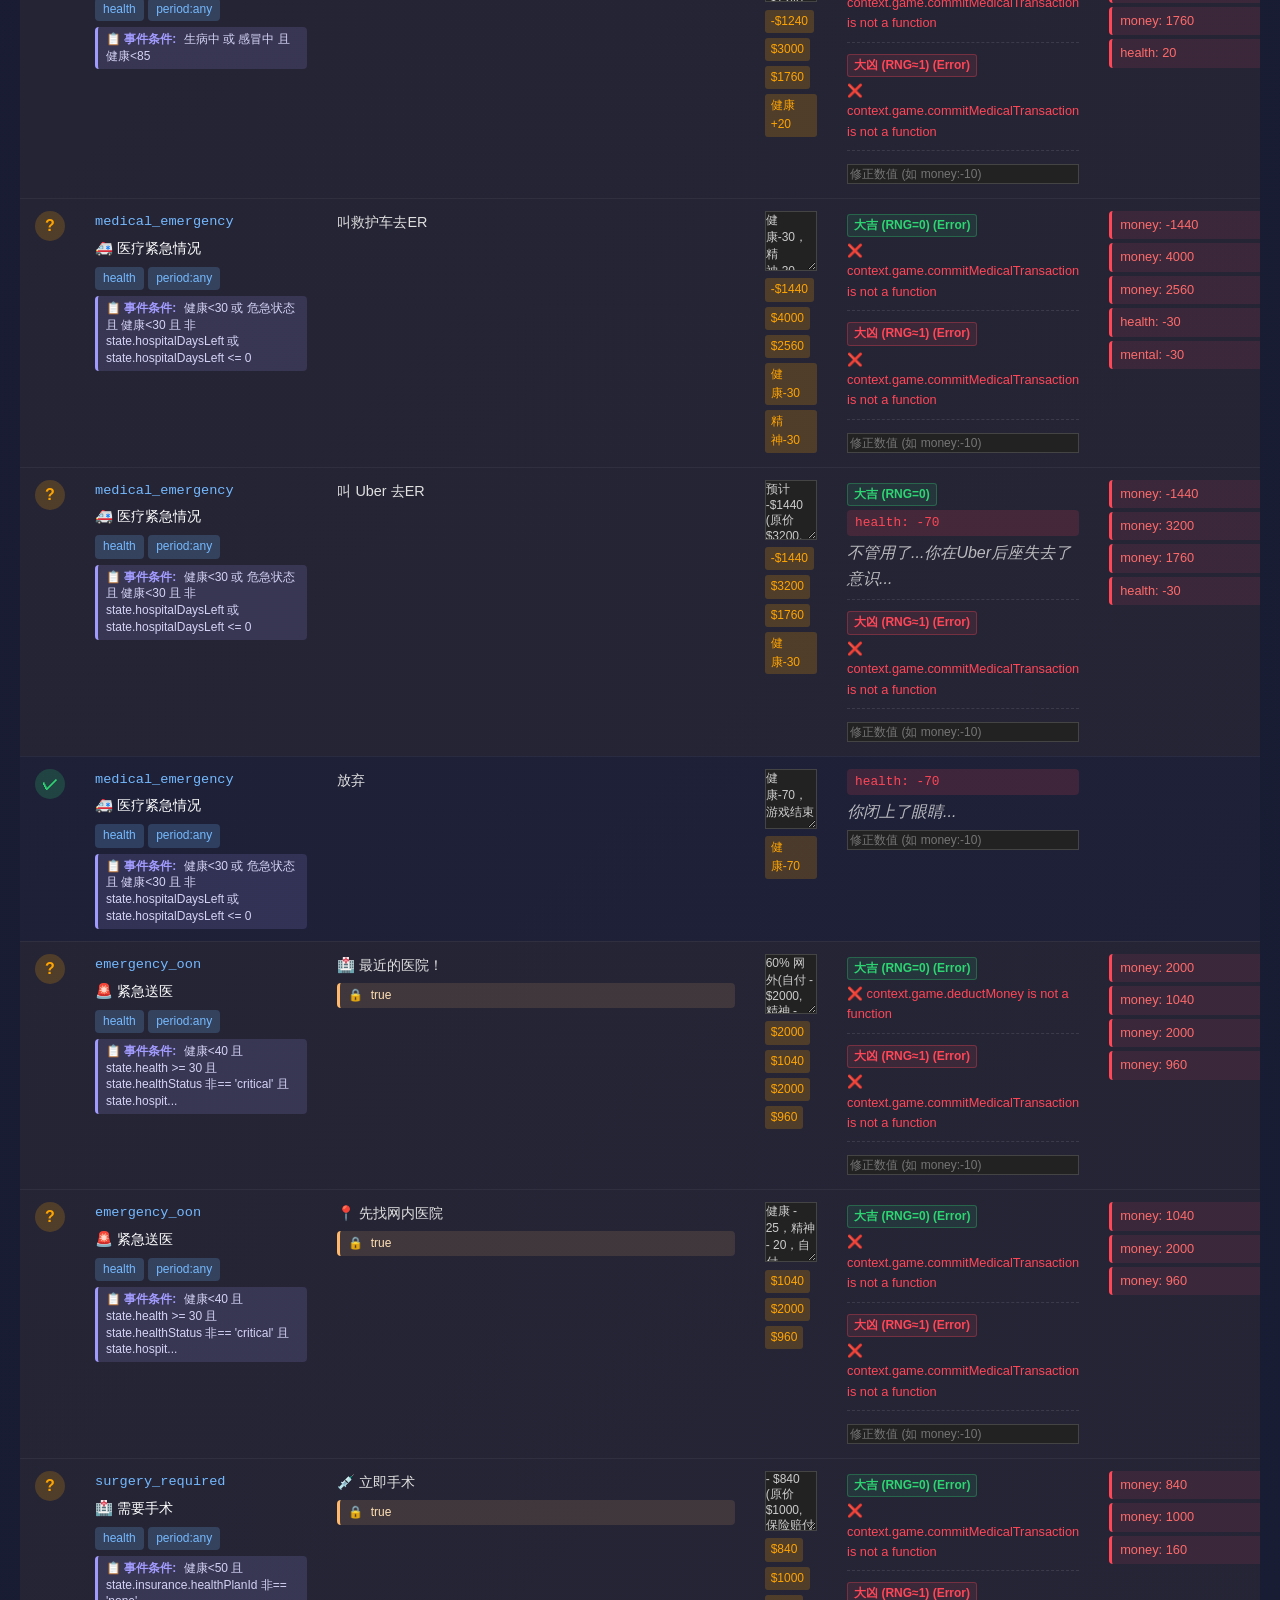
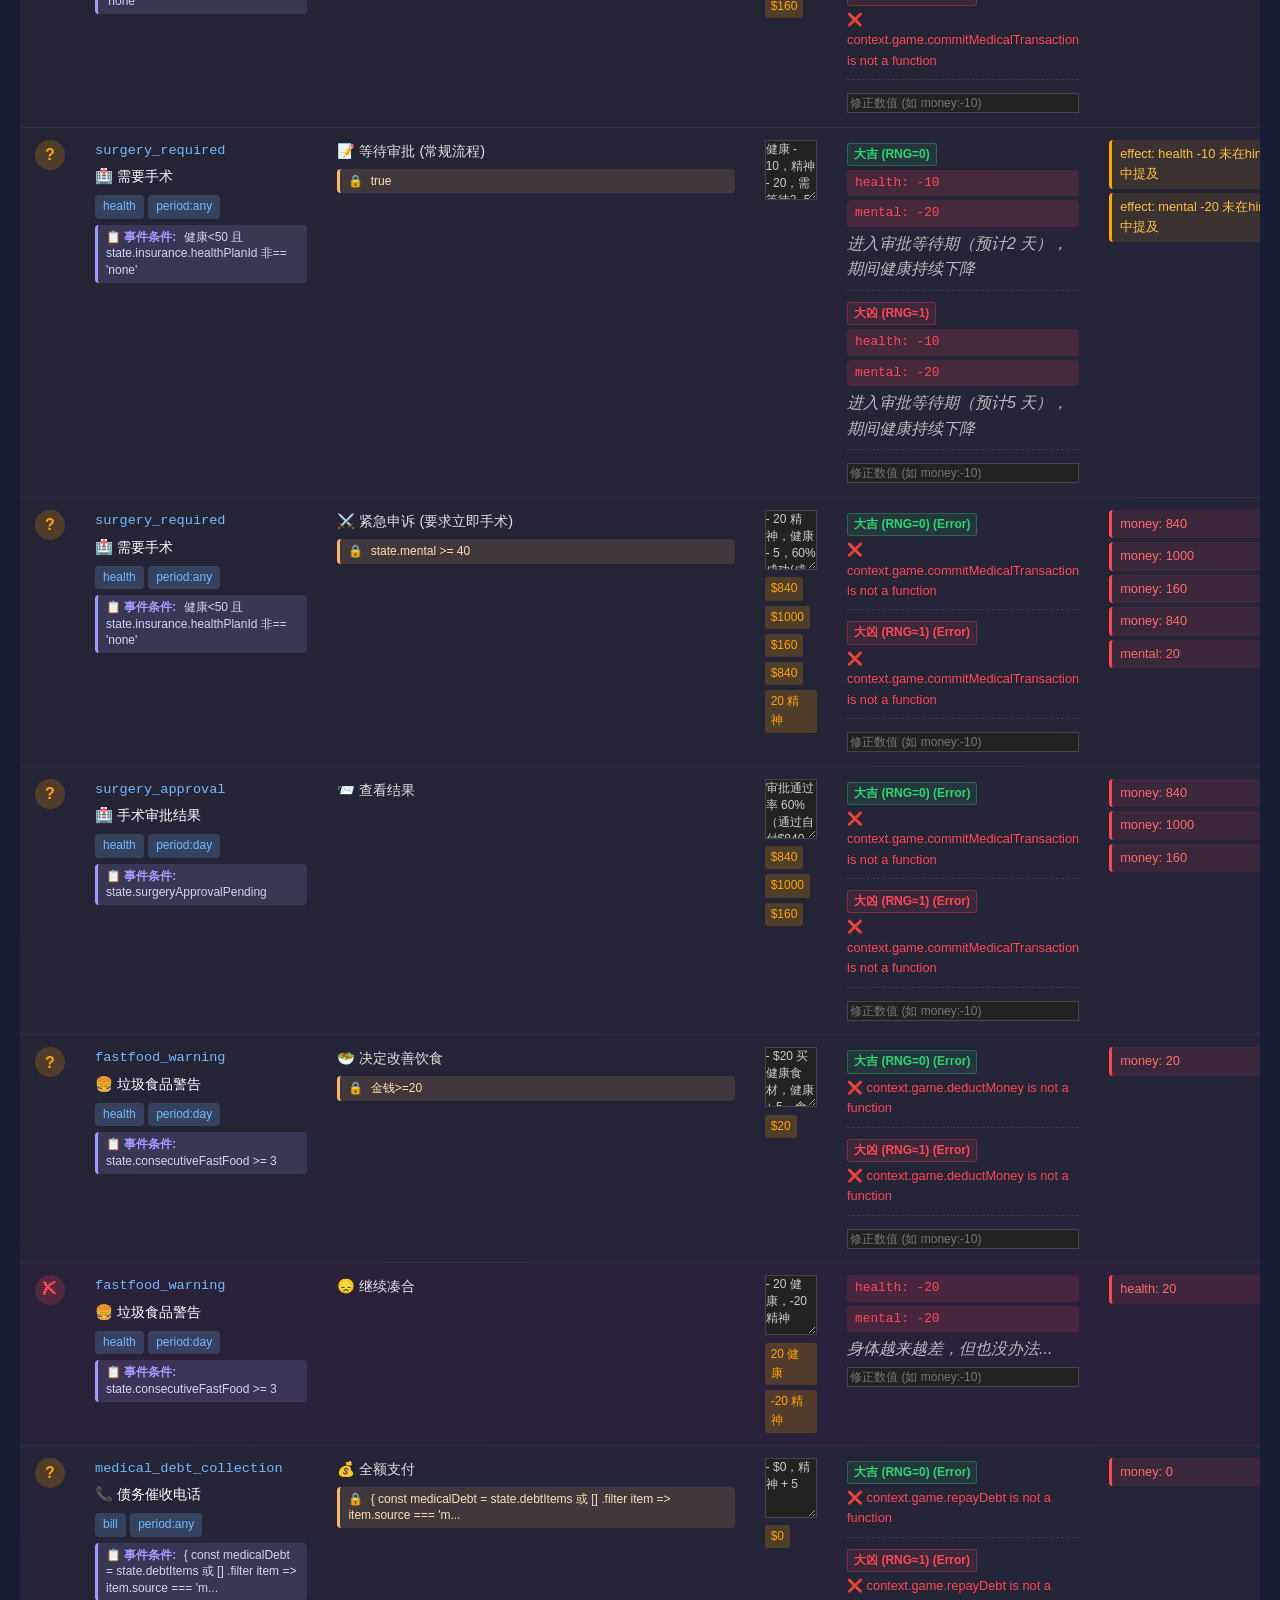
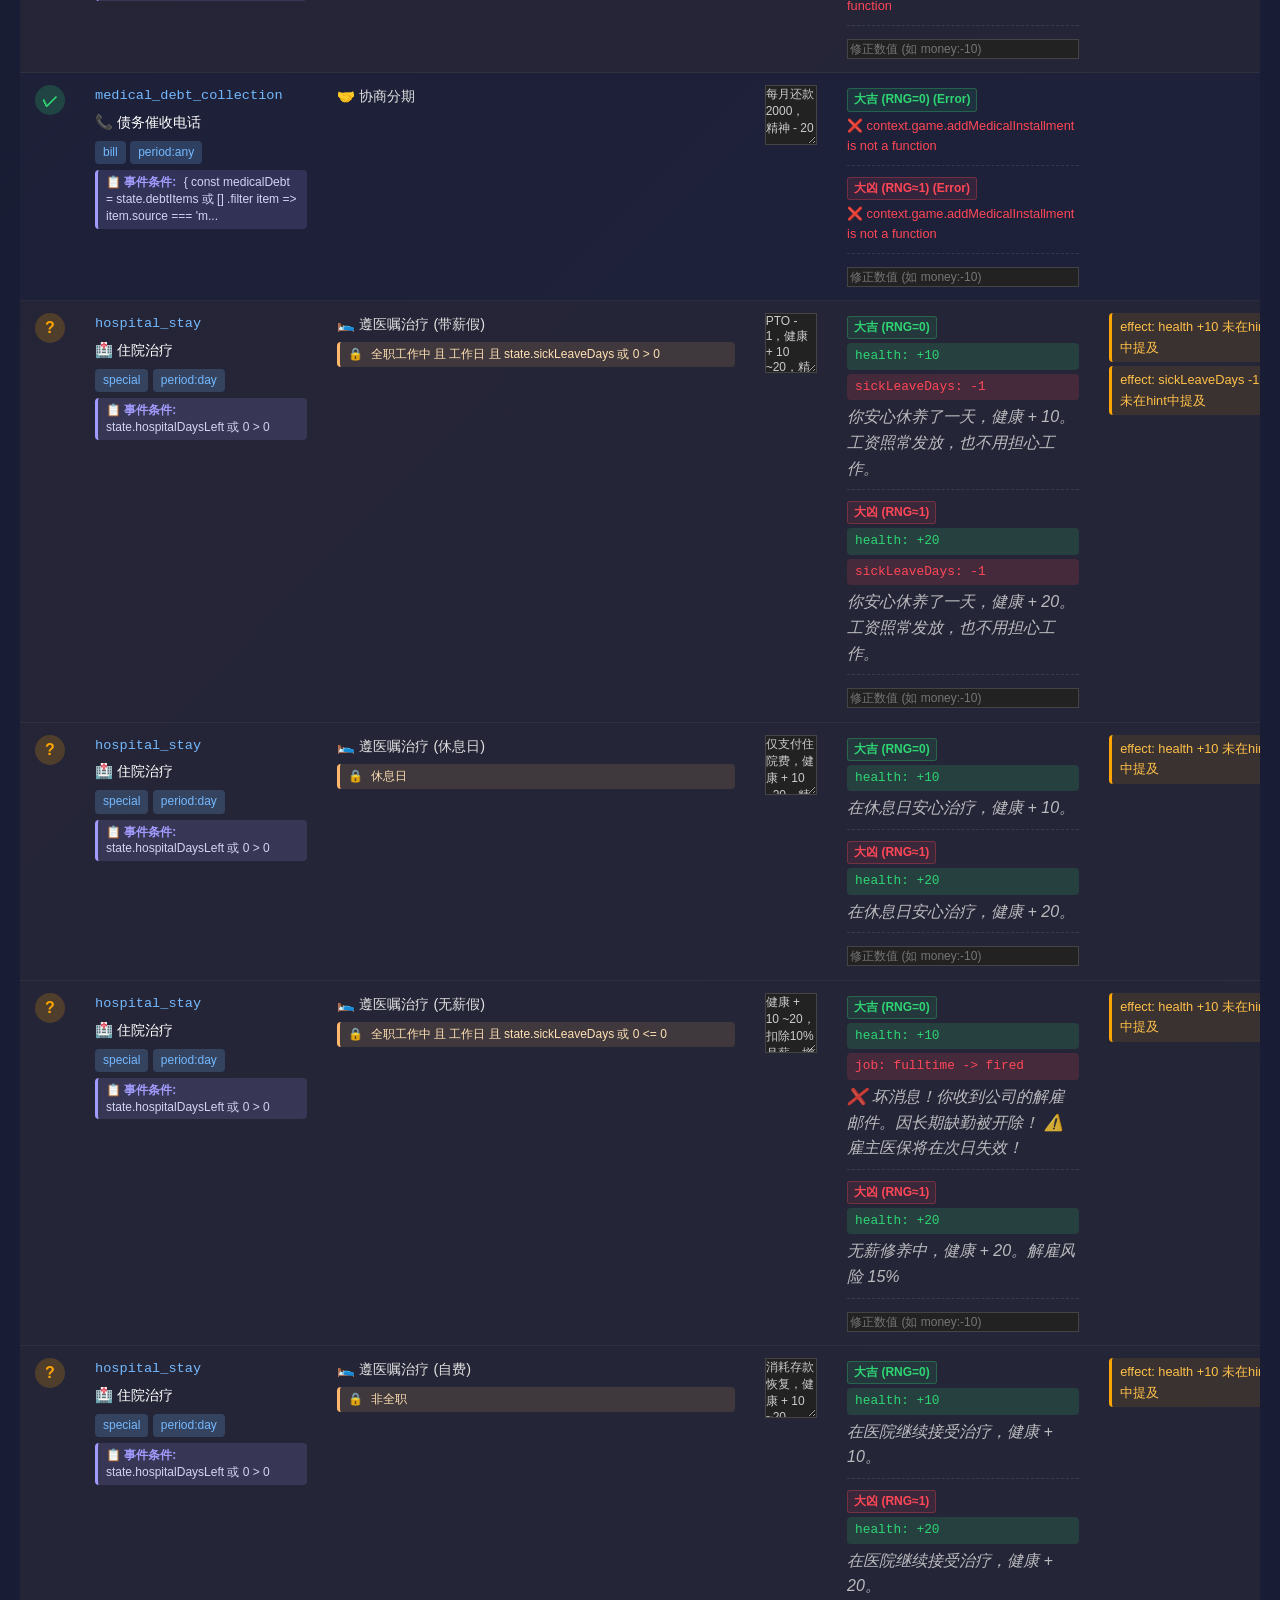
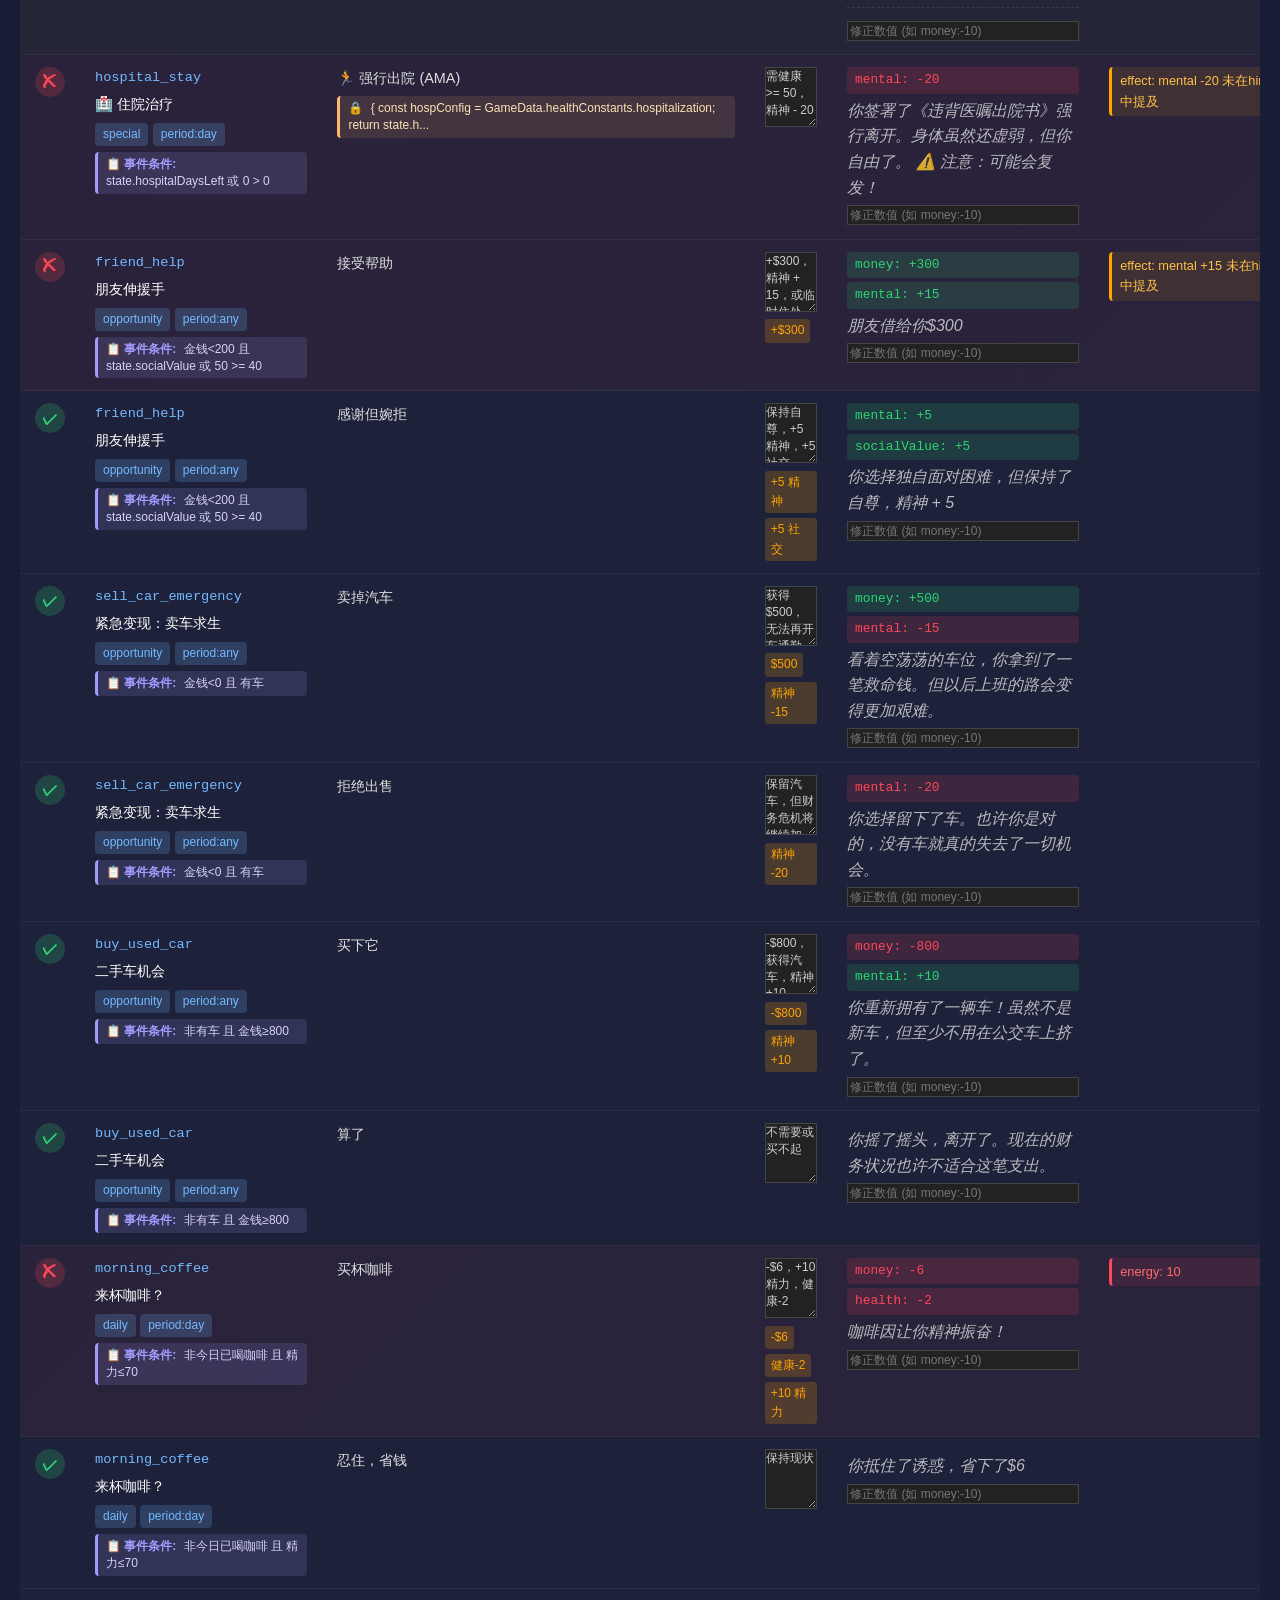
<file: devtools.html>
<!DOCTYPE html>
<html lang="zh-CN">

<head>
    <meta charset="UTF-8">
    <meta name="viewport" content="width=device-width, initial-scale=1.0">
    <title>Debug Mode - 事件一致性检查</title>
    <link rel="stylesheet" href="css/debug.css">
    <!-- Mobile Debugging: Show errors on screen -->
    <script>
        window.onerror = function (msg, url, line, col, error) {
            var extra = !col ? '' : '\ncolumn: ' + col;
            extra += !error ? '' : '\nerror: ' + error;
            var errorMsg = "Error: " + msg + "\nurl: " + url + "\nline: " + line + extra;

            // Only create error div if it doesn't exist to avoid spam
            if (!document.getElementById('errDiv')) {
                var errDiv = document.createElement('div');
                errDiv.id = 'errDiv';
                errDiv.style.position = 'fixed';
                errDiv.style.top = '0';
                errDiv.style.left = '0';
                errDiv.style.width = '100%';
                errDiv.style.backgroundColor = 'rgba(255,0,0,0.95)';
                errDiv.style.color = 'white';
                errDiv.style.padding = '10px';
                errDiv.style.zIndex = '999999';
                errDiv.style.fontFamily = 'monospace';
                errDiv.style.whiteSpace = 'pre-wrap';
                errDiv.style.fontSize = '12px';
                errDiv.style.pointerEvents = 'none';
                errDiv.innerText = errorMsg;
                document.body.appendChild(errDiv);
            } else {
                document.getElementById('errDiv').innerText += "\n\n" + errorMsg;
            }
            return false;
        };
        console.log("Debug mode: Error handler initialized");
    </script>
</head>

<body>
    <div class="debug-container">
        <header class="debug-header">
            <h1>🔧 事件Debug模式</h1>
            <p class="subtitle">检查事件效果(effect)与描述(hint)的一致性</p>
            <div class="header-actions">
                <a href="index.html" class="btn btn-secondary">← 返回游戏</a>
                <button id="exportJsonBtn" class="btn btn-primary">📥 导出JSON</button>
                <button id="exportCsvBtn" class="btn btn-primary">📊 导出CSV</button>
            </div>
        </header>

        <!-- 统计摘要 -->
        <div class="stats-summary">
            <div class="stat-card">
                <span class="stat-number" id="totalEvents">0</span>
                <span class="stat-label">事件总数</span>
            </div>
            <div class="stat-card">
                <span class="stat-number" id="totalChoices">0</span>
                <span class="stat-label">选择总数</span>
            </div>
            <div class="stat-card match">
                <span class="stat-number" id="matchCount">0</span>
                <span class="stat-label">✓ 匹配</span>
            </div>
            <div class="stat-card mismatch">
                <span class="stat-number" id="mismatchCount">0</span>
                <span class="stat-label">✗ 不匹配</span>
            </div>
            <div class="stat-card uncertain">
                <span class="stat-number" id="uncertainCount">0</span>
                <span class="stat-label">? 待确认</span>
            </div>
        </div>

        <!-- 筛选控制 -->
        <div class="filter-controls">
            <div class="filter-group">
                <label>事件类型:</label>
                <select id="filterType">
                    <option value="all">全部</option>
                    <option value="work">💼 工作</option>
                    <option value="daily">📋 日常</option>
                    <option value="opportunity">✨ 机会</option>
                    <option value="health">🏥 健康</option>
                    <option value="accident">⚠️ 意外</option>
                    <option value="layoff">💔 裁员</option>
                    <option value="night">🌙 夜晚</option>
                    <option value="special">⭐ 特殊</option>
                </select>
            </div>
            <div class="filter-group">
                <label>一致性状态:</label>
                <select id="filterStatus">
                    <option value="all">全部</option>
                    <option value="match">✓ 匹配</option>
                    <option value="mismatch">✗ 不匹配</option>
                    <option value="uncertain">? 待确认</option>
                </select>
            </div>
            <div class="filter-group">
                <label>搜索:</label>
                <input type="text" id="searchInput" placeholder="事件ID或标题...">
            </div>
            <button id="analyzeBtn" class="btn btn-action">🔍 重新分析</button>
        </div>

        <!-- 差异报告 -->
        <div id="diffContainer" class="diff-container" style="display: none;">
            <div class="diff-header">
                <h3>📊 变动分析报告</h3>
                <span class="diff-summary-text" id="diffSummaryText">变更点: 0</span>
                <button class="btn-close"
                    onclick="document.getElementById('diffContainer').style.display='none'">×</button>
            </div>
            <div class="diff-content" id="diffContent">
                <!-- 动态生成差异列表 -->
            </div>
        </div>

        <!-- 事件列表 -->
        <div class="events-container">
            <table class="events-table">
                <thead>
                    <tr>
                        <th class="col-status">状态</th>
                        <th class="col-event">事件</th>
                        <th class="col-choice">选择</th>
                        <th class="col-hint">描述(hint)</th>
                        <th class="col-effect">实际效果(effect)</th>
                        <th class="col-diff">差异</th>
                        <th class="col-action">处理建议</th>
                    </tr>
                </thead>
                <tbody id="eventsTableBody">
                    <!-- 动态生成 -->
                </tbody>
            </table>
        </div>

        <!-- 加载状态 -->
        <div id="loadingOverlay" class="loading-overlay">
            <div class="loading-spinner"></div>
            <p>正在分析事件...</p>
        </div>
    </div>

    <!-- 引入依赖 (ES Module) -->
    <script type="module">
        import { I18n } from './js/i18n.js?v=20250119a';
        import { GameData } from './js/data/index.js?v=20250119a';
        import { EventManager as GameEvents } from './js/events/index.js?v=20250119a';
        import { SeededRNG } from './js/rng.js';
        import { nightChoices } from './js/events/nightChoices.js?v=20250119a'; // 单独导入

        // Expose to window for debug.js
        window.I18n = I18n;
        window.GameData = GameData;
        window.GameData.nightChoices = nightChoices; // 挂载到 GameData 上
        window.GameEvents = GameEvents;
        window.SeededRNG = SeededRNG;

        // Mock game object for effect execution
        window.game = {
            rng: new SeededRNG(12345),
            assignNewTask: () => { },
            state: {}
        };

        // Load debug.js after modules are ready
        const script = document.createElement('script');
        script.src = 'js/debug.js?v=20240120';
        script.onload = function () {
            // 确保 DebugTools 已定义并初始化
            if (window.DebugTools) {
                try {
                    console.log("Initializing DebugTools...");
                    window.DebugTools.init();
                    
                    // Show success toast
                    const toast = document.createElement('div');
                    toast.style.position = 'fixed';
                    toast.style.bottom = '20px';
                    toast.style.right = '20px';
                    toast.style.backgroundColor = 'rgba(0, 128, 0, 0.8)';
                    toast.style.color = 'white';
                    toast.style.padding = '10px 20px';
                    toast.style.borderRadius = '4px';
                    toast.style.zIndex = '1000';
                    toast.innerText = "Debug Mode Initialized Successfully";
                    document.body.appendChild(toast);
                    setTimeout(() => toast.remove(), 3000);
                } catch (e) {
                    console.error("DebugTools init failed:", e);
                    throw e; // Trigger onerror
                }
            } else {
                console.error("DebugTools not found on window object!");
                throw new Error("DebugTools not loaded");
            }
        };
        document.body.appendChild(script);
    </script>
</body>

</html>
</file>
<file: css/style.css>
/* ========================================
   斩杀线生存 V2 - 样式表 (Modularized)
   ======================================== */

/* Base */
@import url('base/variables.css');
@import url('base/reset.css');

/* Layout */
@import url('layout/background.css');
@import url('layout/layout.css');
@import url('layout/navigation.css');

/* Components */
@import url('components/buttons.css');
@import url('components/progress.css');
@import url('components/cards.css');
@import url('components/modals.css');
@import url('components/news-ticker.css');
@import url('components/toast.css');

/* Features */
@import url('features/status-bar.css');
@import url('features/events.css');
@import url('features/finance-panel.css');
@import url('features/billing.css');
@import url('features/save-system.css');
@import url('features/save-system.css');
@import url('features/investment.css');
@import url('features/artifact-selection.css');
@import url('features/message-log.css');

/* Screens */
@import url('screens/start.css');
@import url('screens/insurance.css');
@import url('screens/assets.css');
@import url('screens/status.css');
@import url('screens/ending.css');
@import url('screens/manual.css');

/* Utilities & Overlays (Must be LAST to override) */
@import url('components/tutorial.css');

/* Responsive (Last to override) */
@import url('base/responsive.css');
</file>
<file: css/debug.css>
/**
 * Debug Mode 样式
 */

* {
    box-sizing: border-box;
    margin: 0;
    padding: 0;
}

body {
    font-family: 'Segoe UI', 'Microsoft YaHei', sans-serif;
    background: linear-gradient(135deg, #1a1a2e 0%, #16213e 100%);
    color: #e0e0e0;
    min-height: 100vh;
    line-height: 1.6;
}

.debug-container {
    max-width: 1600px;
    margin: 0 auto;
    padding: 20px;
}

/* Header */
.debug-header {
    text-align: center;
    margin-bottom: 30px;
    padding-bottom: 20px;
    border-bottom: 1px solid rgba(255, 255, 255, 0.1);
}

.debug-header h1 {
    font-size: 2rem;
    color: #fff;
    margin-bottom: 5px;
}

.debug-header .subtitle {
    color: #aaa;
    font-size: 0.95rem;
}

.header-actions {
    margin-top: 15px;
    display: flex;
    justify-content: center;
    gap: 10px;
}

/* Buttons */
.btn {
    padding: 8px 20px;
    border: none;
    border-radius: 6px;
    cursor: pointer;
    font-size: 0.9rem;
    transition: all 0.2s;
    text-decoration: none;
    display: inline-flex;
    align-items: center;
    gap: 5px;
}

.btn-primary {
    background: linear-gradient(135deg, #667eea 0%, #764ba2 100%);
    color: white;
}

.btn-primary:hover {
    transform: translateY(-2px);
    box-shadow: 0 4px 12px rgba(102, 126, 234, 0.4);
}

.btn-secondary {
    background: rgba(255, 255, 255, 0.1);
    color: #ccc;
}

.btn-secondary:hover {
    background: rgba(255, 255, 255, 0.2);
}

.btn-action {
    background: linear-gradient(135deg, #11998e 0%, #38ef7d 100%);
    color: white;
}

/* Stats Summary */
.stats-summary {
    display: flex;
    justify-content: center;
    gap: 20px;
    margin-bottom: 25px;
    flex-wrap: wrap;
}

.stat-card {
    background: rgba(255, 255, 255, 0.05);
    padding: 15px 25px;
    border-radius: 10px;
    text-align: center;
    min-width: 100px;
}

.stat-card .stat-number {
    display: block;
    font-size: 1.8rem;
    font-weight: bold;
    color: #fff;
}

.stat-card .stat-label {
    font-size: 0.85rem;
    color: #aaa;
}

.stat-card.match .stat-number {
    color: #2ed573;
}

.stat-card.mismatch .stat-number {
    color: #ff4757;
}

.stat-card.uncertain .stat-number {
    color: #ffa502;
}

/* Filter Controls */
.filter-controls {
    display: flex;
    gap: 15px;
    align-items: center;
    margin-bottom: 20px;
    flex-wrap: wrap;
    padding: 15px;
    background: rgba(255, 255, 255, 0.03);
    border-radius: 10px;
}

.filter-group {
    display: flex;
    align-items: center;
    gap: 8px;
}

.filter-group label {
    color: #aaa;
    font-size: 0.9rem;
}

.filter-group select,
.filter-group input {
    padding: 8px 12px;
    border-radius: 6px;
    border: 1px solid rgba(255, 255, 255, 0.2);
    background: rgba(0, 0, 0, 0.3);
    color: #fff;
    font-size: 0.9rem;
}

.filter-group input {
    width: 180px;
}

/* Events Table */
.events-container {
    overflow-x: auto;
}

.events-table {
    width: 100%;
    border-collapse: collapse;
    background: rgba(255, 255, 255, 0.02);
    border-radius: 10px;
    overflow: hidden;
}

.events-table th,
.events-table td {
    padding: 12px 15px;
    text-align: left;
    border-bottom: 1px solid rgba(255, 255, 255, 0.05);
    vertical-align: top;
}

.events-table th {
    background: rgba(0, 0, 0, 0.3);
    color: #fff;
    font-weight: 600;
    position: sticky;
    top: 0;
}

.events-table tbody tr:hover {
    background: rgba(255, 255, 255, 0.05);
}

/* Column widths */
.col-status {
    width: 60px;
    text-align: center;
}

.col-event {
    width: 180px;
}

.col-choice {
    width: 150px;
}

.col-hint {
    width: 220px;
}

.col-effect {
    width: 180px;
}

.col-diff {
    width: 180px;
}

.col-action {
    width: 200px;
}

/* Action Column Controls */
.action-select {
    width: 100%;
    padding: 6px;
    margin-bottom: 6px;
    background: rgba(0, 0, 0, 0.3);
    border: 1px solid rgba(255, 255, 255, 0.2);
    border-radius: 4px;
    color: #fff;
    font-size: 0.85rem;
}

.action-note {
    width: 100%;
    padding: 6px;
    background: rgba(0, 0, 0, 0.2);
    border: 1px solid rgba(255, 255, 255, 0.1);
    border-radius: 4px;
    color: #ccc;
    font-size: 0.85rem;
}

.action-note:focus {
    border-color: #667eea;
    outline: none;
    background: rgba(0, 0, 0, 0.4);
}

/* Status Badge */
.status-badge {
    display: inline-flex;
    align-items: center;
    justify-content: center;
    width: 30px;
    height: 30px;
    border-radius: 50%;
    font-weight: bold;
}

.status-badge.match {
    background: rgba(46, 213, 115, 0.2);
    color: #2ed573;
}

.status-badge.mismatch {
    background: rgba(255, 71, 87, 0.2);
    color: #ff4757;
}

.status-badge.uncertain {
    background: rgba(255, 165, 2, 0.2);
    color: #ffa502;
}

/* Event Info */
.event-id {
    font-family: 'Consolas', monospace;
    font-size: 0.85rem;
    color: #74b9ff;
}

.event-title {
    font-size: 0.9rem;
    color: #fff;
    margin: 4px 0;
}

.event-type-badge {
    display: inline-block;
    padding: 2px 8px;
    font-size: 0.75rem;
    background: rgba(116, 185, 255, 0.2);
    color: #74b9ff;
    border-radius: 4px;
}

/* Choice */
.choice-text {
    font-size: 0.9rem;
}

/* Hint */
.hint-text {
    font-size: 0.85rem;
    color: #ccc;
    margin-bottom: 8px;
}

.hint-values {
    display: flex;
    flex-wrap: wrap;
    gap: 5px;
}

.value-tag {
    display: inline-block;
    padding: 2px 6px;
    font-size: 0.75rem;
    background: rgba(255, 165, 2, 0.2);
    color: #ffa502;
    border-radius: 3px;
}

/* Effect Changes */
.effect-changes {
    display: flex;
    flex-direction: column;
    gap: 4px;
}

.effect-change {
    display: inline-block;
    padding: 3px 8px;
    font-size: 0.8rem;
    border-radius: 4px;
    font-family: 'Consolas', monospace;
}

.effect-change.positive {
    background: rgba(46, 213, 115, 0.15);
    color: #2ed573;
}

.effect-change.negative {
    background: rgba(255, 71, 87, 0.15);
    color: #ff4757;
}

.effect-error {
    color: #ff4757;
    font-size: 0.8rem;
}

.effect-config {
    color: #a29bfe;
    font-size: 0.8rem;
}

/* Differences */
.diff-item {
    font-size: 0.8rem;
    padding: 4px 8px;
    margin-bottom: 4px;
    border-radius: 4px;
}

.diff-item.warning {
    background: rgba(255, 71, 87, 0.1);
    color: #ff6b6b;
    border-left: 3px solid #ff4757;
}

.diff-item.info {
    background: rgba(255, 165, 2, 0.1);
    color: #ffc048;
    border-left: 3px solid #ffa502;
}

/* Row Status Colors */
tr.status-mismatch {
    background: rgba(255, 71, 87, 0.05);
}

tr.status-uncertain {
    background: rgba(255, 165, 2, 0.03);
}

/* Loading Overlay */
.loading-overlay {
    position: fixed;
    top: 0;
    left: 0;
    right: 0;
    bottom: 0;
    background: rgba(0, 0, 0, 0.8);
    display: none;
    flex-direction: column;
    align-items: center;
    justify-content: center;
    z-index: 1000;
}

.loading-spinner {
    width: 50px;
    height: 50px;
    border: 4px solid rgba(255, 255, 255, 0.2);
    border-top-color: #667eea;
    border-radius: 50%;
    animation: spin 1s linear infinite;
    margin-bottom: 15px;
}

@keyframes spin {
    to {
        transform: rotate(360deg);
    }
}

.loading-overlay p {
    color: #fff;
    font-size: 1.1rem;
}

/* Responsive */
@media (max-width: 1200px) {
    .events-table {
        font-size: 0.85rem;
    }

    .col-hint,
    .col-effect,
    .col-diff {
        min-width: 150px;
    }
}

@media (max-width: 768px) {
    .filter-controls {
        flex-direction: column;
        align-items: stretch;
    }

    .filter-group {
        width: 100%;
    }

    .filter-group input,
    .filter-group select {
        flex: 1;
    }
}

/* Outcome Blocks */
.outcome-block {
    margin-bottom: 8px;
    padding-bottom: 8px;
    border-bottom: 1px dashed rgba(255, 255, 255, 0.1);
}

.outcome-block:last-child {
    margin-bottom: 0;
    padding-bottom: 0;
    border-bottom: none;
}

.outcome-title {
    font-size: 0.75rem;
    font-weight: bold;
    margin-bottom: 4px;
    display: inline-block;
    padding: 1px 6px;
    border-radius: 3px;
}

.outcome-lucky {
    background: rgba(46, 213, 115, 0.1);
    color: #2ed573;
    border: 1px solid rgba(46, 213, 115, 0.3);
}

.outcome-unlucky {
    background: rgba(255, 71, 87, 0.1);
    color: #ff4757;
    border: 1px solid rgba(255, 71, 87, 0.3);
}

.effect-message {
    margin-top: 4px;
    font-style: italic;
    opacity: 0.8;
}

/* Condition Display - 前置条件显示 */
.event-condition,
.choice-condition {
    margin-top: 6px;
    padding: 4px 8px;
    font-size: 0.75rem;
    border-radius: 4px;
    line-height: 1.4;
}

.event-condition {
    background: rgba(162, 155, 254, 0.15);
    border-left: 3px solid #a29bfe;
    color: #d5d3f5;
}

.choice-condition {
    background: rgba(255, 184, 108, 0.12);
    border-left: 3px solid #ffb86c;
    color: #ffe0b3;
}

.condition-label {
    font-weight: 600;
    margin-right: 4px;
}

.event-condition .condition-label {
    color: #a29bfe;
}

.choice-condition .condition-label {
    color: #ffb86c;
}
</file>
